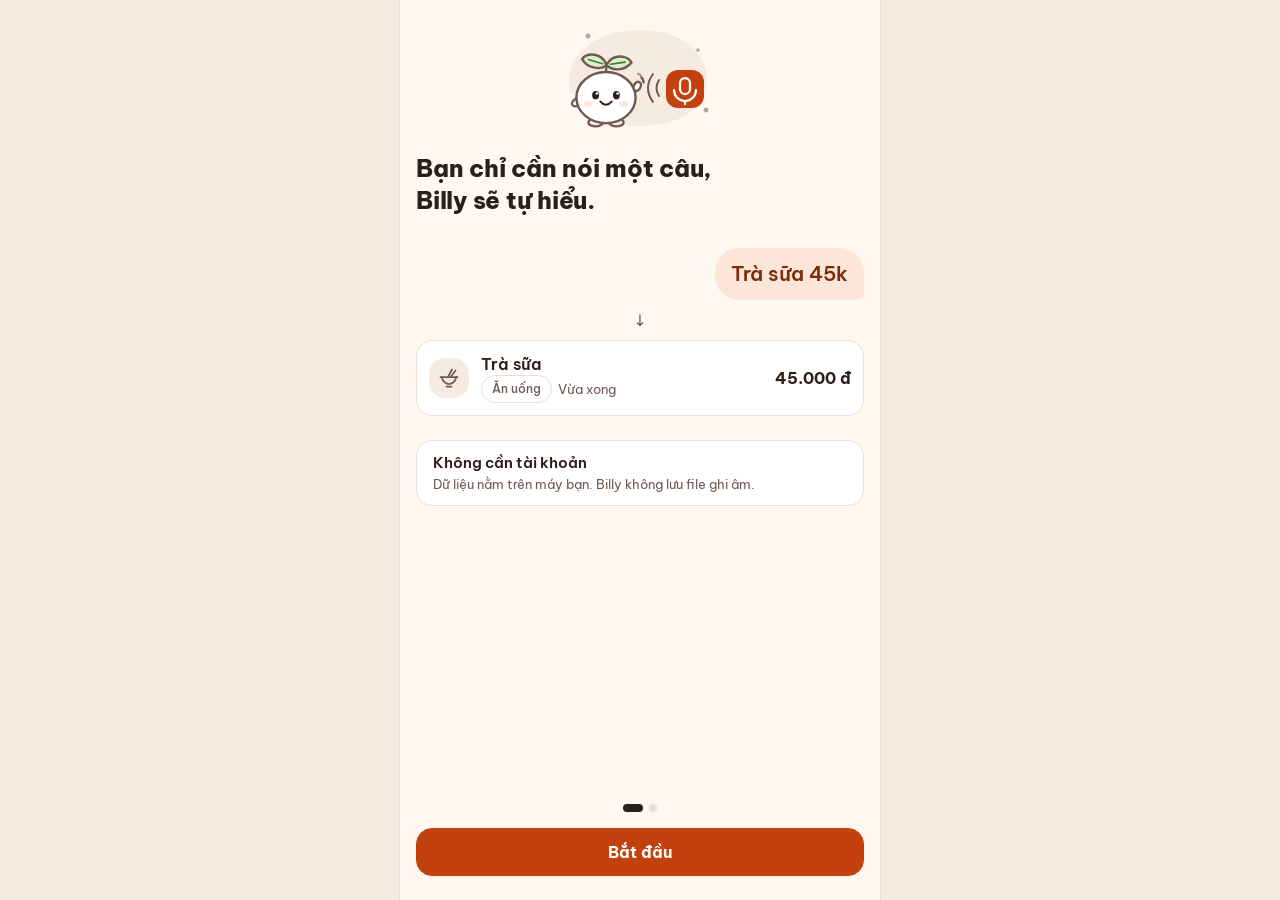
<file: index.html>
<!doctype html>
<html lang="vi">
<head>
<meta charset="utf-8">
<meta name="viewport" content="width=device-width, initial-scale=1, viewport-fit=cover">
<meta name="theme-color" content="#FFF8F1" media="(prefers-color-scheme: light)">
<meta name="theme-color" content="#1A1411" media="(prefers-color-scheme: dark)">
<meta name="color-scheme" content="light dark">
<meta name="mobile-web-app-capable" content="yes">
<meta name="apple-mobile-web-app-capable" content="yes">
<meta name="apple-mobile-web-app-title" content="Billy">
<meta name="description" content="Nói một câu để ghi tiền. Mở app để hiểu tiền.">
<title>BillyVoice</title>
<link rel="manifest" href="manifest.webmanifest">
<link rel="icon" href="img/icon.svg" type="image/svg+xml">
<link rel="apple-touch-icon" href="img/apple-touch-icon.png">
<link rel="stylesheet" href="css/fonts.css">
<link rel="stylesheet" href="css/tokens.css">
<link rel="stylesheet" href="css/components.css">
<link rel="stylesheet" href="css/motion.css">
<link rel="stylesheet" href="css/app.css">
</head>
<body>
<!-- Biểu tượng và hình minh họa (sprite) được tools/build-app.ps1 chèn vào giữa hai dấu dưới đây. Không sửa tay. -->
<!--SPRITE:START-->
<svg xmlns="http://www.w3.org/2000/svg" style="display:none" aria-hidden="true">
  <!--
    Bộ biểu tượng nhóm chi tiêu của BillyVoice (D20).
    - Khung 24 × 24, nét 1.75, đầu nét tròn, màu theo chữ (currentColor). Kiểu nét và kích thước đặt trong components.css (.bv-icon).
    - Mọi biểu tượng chỉ để trang trí: luôn đi kèm tên nhóm bằng chữ, đặt aria-hidden="true".
    - Dùng: <svg class="bv-icon" aria-hidden="true" focusable="false"><use href="#bv-i-food"/></svg>
    - Khi build, tách file này ra và gọi: <use href="icons.svg#bv-i-food"/>
  -->

  <!-- ===== Nhóm mặc định ===== -->
  <symbol id="bv-i-food" viewBox="0 0 24 24"><path d="M3.5 11h17"/><path d="M5 11a7 7 0 0 0 14 0"/><path d="M9.5 20.5h5"/><path d="M15 3.5 11.5 10"/><path d="M18.5 4.5 14.5 10"/></symbol>
  <symbol id="bv-i-scooter" viewBox="0 0 24 24"><circle cx="5.5" cy="17.5" r="2.8"/><circle cx="18.5" cy="17.5" r="2.8"/><path d="M3.5 11.5h7.5l1.5 6h3.4"/><path d="M15.4 17.5l-1.4-7.5"/><path d="M12.8 10h3.4"/></symbol>
  <symbol id="bv-i-bag" viewBox="0 0 24 24"><path d="M5 8h14l-1 12H6z"/><path d="M9 8V6.5a3 3 0 0 1 6 0V8"/></symbol>
  <symbol id="bv-i-sparkle" viewBox="0 0 24 24"><path d="M10.5 3.5l1.8 5.2L17.5 10.5l-5.2 1.8-1.8 5.2-1.8-5.2L3.5 10.5l5.2-1.8z"/><path d="M18 15l.8 2.2L21 18l-2.2.8L18 21l-.8-2.2L15 18l2.2-.8z"/></symbol>
  <symbol id="bv-i-health" viewBox="0 0 24 24"><path d="M12 20s-7.5-4.6-7.5-10.2A4.3 4.3 0 0 1 12 7.3a4.3 4.3 0 0 1 7.5 2.5C19.5 15.4 12 20 12 20z"/><path d="M12 10v4"/><path d="M10 12h4"/></symbol>
  <symbol id="bv-i-family" viewBox="0 0 24 24"><circle cx="9" cy="8" r="3"/><path d="M3.5 20a5.5 5.5 0 0 1 11 0"/><circle cx="17.5" cy="10" r="2.2"/><path d="M15.5 20a3.7 3.7 0 0 1 6 0"/></symbol>
  <symbol id="bv-i-home" viewBox="0 0 24 24"><path d="M3.5 11 12 4l8.5 7"/><path d="M6 9.5V20h12V9.5"/><path d="M10 20v-5h4v5"/></symbol>
  <symbol id="bv-i-book" viewBox="0 0 24 24"><path d="M12 6.5V20"/><path d="M12 6.5C10 5 7 4.5 4 4.5V18c3 0 6 .5 8 2 2-1.5 5-2 8-2V4.5c-3 0-6 .5-8 2z"/></symbol>
  <symbol id="bv-i-briefcase" viewBox="0 0 24 24"><rect x="3" y="8" width="18" height="12" rx="2"/><path d="M9 8V6.5A1.5 1.5 0 0 1 10.5 5h3A1.5 1.5 0 0 1 15 6.5V8"/><path d="M3 13.5h18"/></symbol>
  <symbol id="bv-i-ticket" viewBox="0 0 24 24"><path d="M4 8a2 2 0 0 1 2-2h12a2 2 0 0 1 2 2v2a2 2 0 0 0 0 4v2a2 2 0 0 1-2 2H6a2 2 0 0 1-2-2v-2a2 2 0 0 0 0-4z"/><path d="M14 6.5v2M14 11v2M14 15.5v2"/></symbol>
  <symbol id="bv-i-dots" viewBox="0 0 24 24"><circle cx="6" cy="12" r="1.4" fill="currentColor" stroke="none"/><circle cx="12" cy="12" r="1.4" fill="currentColor" stroke="none"/><circle cx="18" cy="12" r="1.4" fill="currentColor" stroke="none"/></symbol>
  <symbol id="bv-i-unknown" viewBox="0 0 24 24"><circle cx="12" cy="12" r="9" stroke-dasharray="3 3"/><path d="M9.6 9.6a2.5 2.5 0 1 1 3.6 2.2c-.8.4-1.2 1-1.2 1.8"/><circle cx="12" cy="16.6" r=".9" fill="currentColor" stroke="none"/></symbol>

  <!-- ===== Điều hướng và hành động (không dùng làm biểu tượng nhóm) ===== -->
  <symbol id="bv-i-nav-today" viewBox="0 0 24 24"><rect x="4" y="5" width="16" height="15" rx="3"/><path d="M4 10h16M8 3v4M16 3v4"/><circle cx="12" cy="15" r="1.6" fill="currentColor" stroke="none"/></symbol>
  <symbol id="bv-i-nav-week" viewBox="0 0 24 24"><rect x="4" y="5" width="16" height="15" rx="3"/><path d="M4 10h16M8 3v4M16 3v4"/><path d="M8 14h8M8 17h5"/></symbol>
  <symbol id="bv-i-nav-month" viewBox="0 0 24 24"><rect x="4" y="5" width="16" height="15" rx="3"/><path d="M4 10h16M8 3v4M16 3v4"/><circle cx="8.5" cy="14" r="1" fill="currentColor" stroke="none"/><circle cx="12" cy="14" r="1" fill="currentColor" stroke="none"/><circle cx="15.5" cy="14" r="1" fill="currentColor" stroke="none"/><circle cx="8.5" cy="17.2" r="1" fill="currentColor" stroke="none"/><circle cx="12" cy="17.2" r="1" fill="currentColor" stroke="none"/></symbol>
  <symbol id="bv-i-nav-settings" viewBox="0 0 24 24"><path d="M4 7h7.8M16.2 7H20M4 12h3.8M12.2 12H20M4 17h9.8M18.2 17H20"/><circle cx="14" cy="7" r="2.2"/><circle cx="10" cy="12" r="2.2"/><circle cx="16" cy="17" r="2.2"/></symbol>
  <symbol id="bv-i-mic" viewBox="0 0 24 24"><rect x="9" y="3" width="6" height="11" rx="3"/><path d="M5.5 11a6.5 6.5 0 0 0 13 0M12 17.5V21M9 21h6"/></symbol>
  <symbol id="bv-i-mic-off" viewBox="0 0 24 24"><rect x="9" y="3" width="6" height="11" rx="3"/><path d="M5.5 11a6.5 6.5 0 0 0 13 0M12 17.5V21M9 21h6"/><path d="M4 4l16 16"/></symbol>
  <symbol id="bv-i-send" viewBox="0 0 24 24"><path d="M12 19V5M6 11l6-6 6 6"/></symbol>

  <!-- ===== Loại giao dịch không phải tiền tiêu (đầu dòng khoản khi không có nhóm) ===== -->
  <symbol id="bv-i-t-income" viewBox="0 0 24 24"><path d="M12 4v11M7 11l5 5 5-5M5 20h14"/></symbol>
  <symbol id="bv-i-t-transfer" viewBox="0 0 24 24"><path d="M4 8h14M14 4l4 4-4 4M20 16H6M10 12l-4 4 4 4"/></symbol>
  <symbol id="bv-i-t-loan" viewBox="0 0 24 24"><path d="M7 17 17 7M9 7h8v8"/></symbol>
  <symbol id="bv-i-t-repaid" viewBox="0 0 24 24"><path d="M17 7 7 17M15 17H7V9"/></symbol>
  <symbol id="bv-i-t-refund" viewBox="0 0 24 24"><path d="M9 14 4 9l5-5"/><path d="M4 9h10a6 6 0 0 1 0 12h-3"/></symbol>
  <symbol id="bv-i-t-group" viewBox="0 0 24 24"><circle cx="9" cy="12" r="5"/><circle cx="15" cy="12" r="5"/></symbol>

  <!-- ===== Biểu tượng thêm, cho nhóm do người dùng tạo ===== -->
  <symbol id="bv-i-paw" viewBox="0 0 24 24"><path d="M8.5 17c0-2.5 1.7-4 3.5-4s3.5 1.5 3.5 4c0 1.7-1.4 2.5-3.5 2.5S8.5 18.7 8.5 17z"/><circle cx="6" cy="12" r="1.6"/><circle cx="9.5" cy="7.8" r="1.7"/><circle cx="14.5" cy="7.8" r="1.7"/><circle cx="18" cy="12" r="1.6"/></symbol>
  <symbol id="bv-i-star" viewBox="0 0 24 24"><path d="M12 3.5l2.6 5.3 5.9.9-4.3 4.1 1 5.8L12 16.8l-5.2 2.8 1-5.8L3.5 9.7l5.9-.9z"/></symbol>
  <symbol id="bv-i-gift" viewBox="0 0 24 24"><rect x="4" y="11" width="16" height="9" rx="1.5"/><path d="M3 7.5h18V11H3z"/><path d="M12 7.5V20"/><path d="M12 7.5C10.5 4 7 4.8 8 7M12 7.5c1.5-3.5 5-2.7 4 -.5"/></symbol>
  <symbol id="bv-i-plane" viewBox="0 0 24 24"><path d="M21 4 3 11l7 3 3 7z"/><path d="M21 4 10 14"/></symbol>
  <symbol id="bv-i-coffee" viewBox="0 0 24 24"><path d="M5 9h11v6a4 4 0 0 1-4 4H9a4 4 0 0 1-4-4z"/><path d="M16 10h1.5a2.5 2.5 0 0 1 0 5H16"/><path d="M8.5 3.5c-.8 1 .8 2 0 3M12.5 3.5c-.8 1 .8 2 0 3"/></symbol>
  <symbol id="bv-i-phone" viewBox="0 0 24 24"><rect x="7" y="2.5" width="10" height="19" rx="2.5"/><path d="M10.5 18.5h3"/></symbol>
  <symbol id="bv-i-heart" viewBox="0 0 24 24"><path d="M12 20s-7.5-4.6-7.5-10.2A4.3 4.3 0 0 1 12 7.3a4.3 4.3 0 0 1 7.5 2.5C19.5 15.4 12 20 12 20z"/></symbol>
  <symbol id="bv-i-leaf" viewBox="0 0 24 24"><path d="M5 19C5 10 10 5 20 4c0 10-5 15-13 15"/><path d="M5 19l8-8"/></symbol>
  <symbol id="bv-i-dumbbell" viewBox="0 0 24 24"><path d="M6.5 8v8M17.5 8v8M3.5 10v4M20.5 10v4M6.5 12h11"/></symbol>
  <symbol id="bv-i-camera" viewBox="0 0 24 24"><rect x="3" y="7" width="18" height="12" rx="2.5"/><circle cx="12" cy="13" r="3.2"/><path d="M8.5 7l1.2-2h4.6l1.2 2"/></symbol>
</svg>

<svg xmlns="http://www.w3.org/2000/svg" style="display:none" aria-hidden="true">
  <!--
    Bộ hình minh họa của BillyVoice (D27, D28, D29). Khác icons.svg: lớn hơn, nhiều lớp màu, nhưng vẫn nhẹ.
    - LINH VẬT: Billy là chú LÁ MẦM tròn xoe (thân tròn, hai lá non trên đầu, hai chân nhỏ). Khung 100 × 100.
      Thân (#bv-billy-base) và lá (#bv-billy-leaves) dùng chung; mỗi biểu cảm là một symbol riêng ghép thân + lá + mặt + tay:
        #bv-billy          Vui (mặc định)        #bv-billy-wave    Vẫy tay chào
        #bv-billy-listen   Lắng nghe             #bv-billy-think   Suy nghĩ
        #bv-billy-wow      Ngạc nhiên            #bv-billy-sleepy  Buồn ngủ
        #bv-billy-cheer    Hoan hô               #bv-billy-unsure  Chưa chắc
      Đặt vào cảnh bằng <use href="#bv-billy-wave" x y width height/>. Sửa thân hoặc lá một chỗ là mọi biểu cảm cùng đổi.
    - Cảnh: khung 160 × 120. Hiển thị bằng lớp .bv-ill (160 × 120) hoặc .bv-ill--sm (120 × 90) trong components.css.
    - Mọi màu lấy từ tokens.css qua var(--bv-…), nên tự đổi theo bản sáng / tối. KHÔNG viết mã màu trực tiếp (kể cả #hex).
      Lá dùng --bv-leaf / --bv-leaf-soft (chỉ để trang trí, không mang nghĩa Thu / Chi, D29).
    - Màu nhấn (--bv-primary) CHỈ dành cho nút MIC trong cảnh, đúng quy tắc D18. Billy không dùng màu nhấn. Màn lỗi không dùng Billy.
    - Không có chữ trong hình (không phụ thuộc font, không phải dịch).
    - Chỉ để trang trí: luôn đặt aria-hidden="true" focusable="false"; chữ của màn hình đã nói đủ ý.
    - Dùng: <svg class="bv-ill" aria-hidden="true" focusable="false"><use href="#bv-ill-welcome"/></svg>
    - Khi build, tách file này ra và gọi: <use href="illustrations.svg#bv-ill-welcome"/>
    - Nét: màu chữ phụ (muted), dày 2 (Billy dày 3 trong khung 100); khối phụ dùng soft / surface / tint / leaf-soft.
  -->

  <!-- ===== Linh vật Billy: bộ phận dùng chung ===== -->
  <symbol id="bv-billy-base" viewBox="0 0 100 100">
    <g style="stroke:var(--bv-muted);stroke-width:3;stroke-linecap:round;stroke-linejoin:round;fill:none">
      <ellipse style="fill:var(--bv-soft)" cx="37" cy="93" rx="9" ry="5"/>
      <ellipse style="fill:var(--bv-soft)" cx="63" cy="93" rx="9" ry="5"/>
      <ellipse style="fill:var(--bv-surface)" cx="50" cy="62" rx="37" ry="32"/>
    </g>
    <g style="fill:var(--bv-tint)"><ellipse cx="28" cy="70" rx="5.5" ry="3.4"/><ellipse cx="72" cy="70" rx="5.5" ry="3.4"/></g>
  </symbol>
  <symbol id="bv-billy-leaves" viewBox="0 0 100 100">
    <g style="stroke:var(--bv-muted);stroke-width:3;stroke-linecap:round;stroke-linejoin:round;fill:none">
      <path d="M50 34C50 28 50 23 50 19"/>
      <path style="fill:var(--bv-leaf-soft)" d="M50 21C43 6 25 7 19 16C27 28 44 28 50 21z"/>
      <path style="fill:var(--bv-leaf-soft)" d="M50 21C57 6 75 7 81 16C73 28 56 28 50 21z"/>
    </g>
    <g style="fill:none;stroke:var(--bv-leaf);stroke-width:2;stroke-linecap:round"><path d="M45 20Q35 18 27 16"/><path d="M55 20Q65 18 73 16"/></g>
  </symbol>

  <!-- ===== Biểu cảm của Billy ===== -->
  <!-- Vui (mặc định) -->
  <symbol id="bv-billy" viewBox="0 0 100 100">
    <g style="stroke:var(--bv-muted);stroke-width:3;stroke-linecap:round;fill:var(--bv-surface)">
      <ellipse cx="13" cy="68" rx="6" ry="4.2" transform="rotate(-35 13 68)"/><ellipse cx="87" cy="68" rx="6" ry="4.2" transform="rotate(35 87 68)"/>
    </g>
    <g class="bv-m-leaves"><use href="#bv-billy-leaves" width="100" height="100"/></g>
    <use href="#bv-billy-base" width="100" height="100"/>
    <g class="bv-m-eyes"><g style="fill:var(--bv-text)"><ellipse cx="37" cy="59" rx="4.3" ry="5.2"/><ellipse cx="63" cy="59" rx="4.3" ry="5.2"/></g><g style="fill:var(--bv-surface)"><circle cx="38.6" cy="56.8" r="1.6"/><circle cx="64.6" cy="56.8" r="1.6"/></g></g>
    <path style="fill:none;stroke:var(--bv-text);stroke-width:2.5;stroke-linecap:round" d="M44 68q6 6 12 0"/>
  </symbol>

  <!-- Vẫy tay chào -->
  <symbol id="bv-billy-wave" viewBox="0 0 100 100">
    <g style="stroke:var(--bv-muted);stroke-width:3;stroke-linecap:round;fill:var(--bv-surface)">
      <ellipse cx="13" cy="68" rx="6" ry="4.2" transform="rotate(-35 13 68)"/><g class="bv-m-wave"><ellipse cx="89" cy="48" rx="6" ry="4.2" transform="rotate(-65 89 48)"/></g>
    </g>
    <g style="fill:none;stroke:var(--bv-muted);stroke-width:2.5;stroke-linecap:round"><path d="M94 37q3 2 3 6"/><path d="M90 32q6 3 7 11" style="opacity:.6"/></g>
    <g class="bv-m-leaves"><use href="#bv-billy-leaves" width="100" height="100" transform="rotate(4 50 30)"/></g>
    <use href="#bv-billy-base" width="100" height="100"/>
    <g class="bv-m-eyes"><g style="fill:var(--bv-text)"><ellipse cx="37" cy="59" rx="4.3" ry="5.2"/><ellipse cx="63" cy="59" rx="4.3" ry="5.2"/></g><g style="fill:var(--bv-surface)"><circle cx="38.6" cy="56.8" r="1.6"/><circle cx="64.6" cy="56.8" r="1.6"/></g></g>
    <path style="fill:none;stroke:var(--bv-text);stroke-width:2.5;stroke-linecap:round" d="M43 67q7 8 14 0"/>
  </symbol>

  <!-- Lắng nghe: mắt to, miệng tròn, nghiêng đầu, tay khum bên tai -->
  <symbol id="bv-billy-listen" viewBox="0 0 100 100">
    <g style="stroke:var(--bv-muted);stroke-width:3;stroke-linecap:round;fill:var(--bv-surface)">
      <ellipse cx="13" cy="68" rx="6" ry="4.2" transform="rotate(-35 13 68)"/><ellipse cx="90" cy="50" rx="6" ry="4.2" transform="rotate(-80 90 50)"/>
    </g>
    <g style="fill:none;stroke:var(--bv-muted);stroke-width:2.5;stroke-linecap:round"><path d="M96 56q3 4 0 8"/></g>
    <g class="bv-m-leaves"><use href="#bv-billy-leaves" width="100" height="100" transform="rotate(9 50 30)"/></g>
    <use href="#bv-billy-base" width="100" height="100"/>
    <g style="fill:var(--bv-text)"><ellipse cx="50" cy="70" rx="3.2" ry="3.8"/></g>
    <g class="bv-m-eyes"><g style="fill:var(--bv-text)"><ellipse cx="37" cy="58" rx="5.2" ry="6.2"/><ellipse cx="63" cy="58" rx="5.2" ry="6.2"/></g><g style="fill:var(--bv-surface)"><circle cx="39" cy="55.5" r="1.9"/><circle cx="65" cy="55.5" r="1.9"/></g></g>
  </symbol>

  <!-- Suy nghĩ: nhìn lên, miệng phẳng, tay chống cằm, bong bóng nghĩ -->
  <symbol id="bv-billy-think" viewBox="0 0 100 100">
    <g style="stroke:var(--bv-muted);stroke-width:3;stroke-linecap:round;fill:var(--bv-surface)">
      <ellipse cx="13" cy="68" rx="6" ry="4.2" transform="rotate(-35 13 68)"/>
    </g>
    <g class="bv-m-dots" style="fill:var(--bv-muted);opacity:.55"><circle cx="82" cy="30" r="2"/><circle cx="88" cy="21" r="3"/><circle cx="95" cy="9" r="4.5"/></g>
    <g class="bv-m-leaves"><use href="#bv-billy-leaves" width="100" height="100" transform="rotate(-8 50 30)"/></g>
    <use href="#bv-billy-base" width="100" height="100"/>
    <g class="bv-m-eyes"><g style="fill:var(--bv-text)"><ellipse cx="39" cy="57" rx="4.3" ry="5.2"/><ellipse cx="65" cy="57" rx="4.3" ry="5.2"/></g><g style="fill:var(--bv-surface)"><circle cx="41" cy="54.6" r="1.8"/><circle cx="67" cy="54.6" r="1.8"/></g></g>
    <path style="fill:none;stroke:var(--bv-text);stroke-width:2.5;stroke-linecap:round" d="M46 70h9"/>
    <g style="stroke:var(--bv-muted);stroke-width:3;stroke-linecap:round;fill:var(--bv-surface)"><ellipse cx="66" cy="80" rx="6" ry="4.2" transform="rotate(-20 66 80)"/></g>
  </symbol>

  <!-- Ngạc nhiên: mắt to, lông mày nhướn, miệng há, hai tay giơ lên -->
  <symbol id="bv-billy-wow" viewBox="0 0 100 100">
    <g style="stroke:var(--bv-muted);stroke-width:3;stroke-linecap:round;fill:var(--bv-surface)">
      <ellipse cx="10" cy="52" rx="6" ry="4.2" transform="rotate(-60 10 52)"/><ellipse cx="90" cy="52" rx="6" ry="4.2" transform="rotate(60 90 52)"/>
    </g>
    <g style="fill:none;stroke:var(--bv-muted);stroke-width:2.5;stroke-linecap:round"><path d="M4 38l4 3"/><path d="M96 38l-4 3"/><path d="M50 4v5" style="stroke:var(--bv-leaf)"/></g>
    <g class="bv-m-leaves"><use href="#bv-billy-leaves" width="100" height="100"/></g>
    <use href="#bv-billy-base" width="100" height="100"/>
    <g style="fill:none;stroke:var(--bv-text);stroke-width:2.5;stroke-linecap:round"><path d="M30 47q7-5 14 0"/><path d="M56 47q7-5 14 0"/></g>
    <g style="fill:var(--bv-text)"><ellipse cx="50" cy="72" rx="4.6" ry="5.6"/></g>
    <g class="bv-m-eyes"><g style="fill:var(--bv-text)"><ellipse cx="37" cy="59" rx="5.4" ry="6.4"/><ellipse cx="63" cy="59" rx="5.4" ry="6.4"/></g><g style="fill:var(--bv-surface)"><circle cx="39" cy="56.4" r="2"/><circle cx="65" cy="56.4" r="2"/></g></g>
  </symbol>

  <!-- Buồn ngủ: mắt nhắm, lá rủ xuống -->
  <symbol id="bv-billy-sleepy" viewBox="0 0 100 100">
    <g style="stroke:var(--bv-muted);stroke-width:3;stroke-linecap:round;fill:var(--bv-surface)">
      <ellipse cx="13" cy="70" rx="6" ry="4.2" transform="rotate(-25 13 70)"/><ellipse cx="87" cy="70" rx="6" ry="4.2" transform="rotate(25 87 70)"/>
    </g>
    <g class="bv-m-leaves"><use href="#bv-billy-leaves" width="100" height="100" transform="rotate(-16 50 32) translate(0 3)"/></g>
    <use href="#bv-billy-base" width="100" height="100"/>
    <g style="fill:none;stroke:var(--bv-text);stroke-width:2.5;stroke-linecap:round"><path d="M31 61q6 5 12 0"/><path d="M57 61q6 5 12 0"/><path d="M46 70q4 3 8 0"/></g>
    <g style="fill:var(--bv-muted);opacity:.55"><circle cx="82" cy="30" r="2"/><circle cx="89" cy="22" r="2.6"/></g>
  </symbol>

  <!-- Hoan hô: mắt cười, miệng mở, hai tay giơ cao, lấp lánh -->
  <symbol id="bv-billy-cheer" viewBox="0 0 100 100">
    <g style="stroke:var(--bv-muted);stroke-width:3;stroke-linecap:round;fill:var(--bv-surface)">
      <ellipse cx="9" cy="46" rx="6" ry="4.2" transform="rotate(-72 9 46)"/><ellipse cx="91" cy="46" rx="6" ry="4.2" transform="rotate(72 91 46)"/>
    </g>
    <g style="fill:none;stroke:var(--bv-leaf);stroke-width:2.5;stroke-linecap:round"><path d="M10 22h8M14 18v8"/><path d="M82 18h8M86 14v8"/><path d="M92 74h6M95 71v6"/></g>
    <g class="bv-m-leaves"><use href="#bv-billy-leaves" width="100" height="100"/></g>
    <use href="#bv-billy-base" width="100" height="100"/>
    <g style="fill:none;stroke:var(--bv-text);stroke-width:2.8;stroke-linecap:round"><path d="M31 61q6-8 12 0"/><path d="M57 61q6-8 12 0"/></g>
    <path style="fill:var(--bv-text)" d="M42 67q8 13 16 0z"/>
    <ellipse style="fill:var(--bv-tint)" cx="50" cy="73" rx="3.6" ry="2"/>
  </symbol>

  <!-- Chưa chắc: một lông mày nhướn, miệng lượn, giọt mồ hôi -->
  <symbol id="bv-billy-unsure" viewBox="0 0 100 100">
    <g style="stroke:var(--bv-muted);stroke-width:3;stroke-linecap:round;fill:var(--bv-surface)">
      <ellipse cx="13" cy="68" rx="6" ry="4.2" transform="rotate(-35 13 68)"/><ellipse cx="87" cy="68" rx="6" ry="4.2" transform="rotate(35 87 68)"/>
    </g>
    <g class="bv-m-leaves"><use href="#bv-billy-leaves" width="100" height="100" transform="rotate(6 50 30)"/></g>
    <use href="#bv-billy-base" width="100" height="100"/>
    <g style="fill:none;stroke:var(--bv-text);stroke-width:2.5;stroke-linecap:round"><path d="M30 46q7-5 14-1"/><path d="M57 48h12"/><path d="M43 70q3-3 6 0t6 0"/></g>
    <g class="bv-m-eyes"><g style="fill:var(--bv-text)"><ellipse cx="37" cy="59" rx="4.3" ry="5.2"/><ellipse cx="63" cy="59" rx="4.3" ry="5.2"/></g><g style="fill:var(--bv-surface)"><circle cx="38.6" cy="56.8" r="1.6"/><circle cx="64.6" cy="56.8" r="1.6"/></g></g>
    <path style="fill:var(--bv-tint);stroke:var(--bv-muted);stroke-width:2;stroke-linejoin:round" d="M80 36q-5 7 0 10q5-3 0-10z"/>
  </symbol>

  <!-- ===== Các cảnh ===== -->

  <!-- S01 · Chào mừng: Billy vẫy chào, nghe bạn nói vào MIC -->
  <symbol id="bv-ill-welcome" viewBox="0 0 160 120">
    <path style="fill:var(--bv-soft)" d="M10 70C4 40 36 14 80 14s72 26 66 56-36 40-66 40S16 100 10 70z"/>
    <use href="#bv-billy-wave" x="6" y="32" width="80" height="80"/>
    <g style="fill:none;stroke:var(--bv-muted);stroke-width:2;stroke-linecap:round">
      <path d="M99 64q-5 8 0 16"/><path d="M93 58q-10 14 0 28"/>
    </g>
    <g style="fill:var(--bv-muted);opacity:.5"><circle cx="28" cy="20" r="2.5"/><circle cx="138" cy="34" r="1.8"/><circle cx="146" cy="94" r="2.5"/></g>
    <rect style="fill:var(--bv-primary)" x="106" y="54" width="38" height="38" rx="12"/>
    <g style="fill:none;stroke:var(--bv-on-primary);stroke-width:2.25;stroke-linecap:round;stroke-linejoin:round">
      <rect x="120" y="62" width="10" height="16" rx="5"/><path d="M114 74a11 11 0 0 0 22 0"/><path d="M125 85v3"/>
    </g>
  </symbol>

  <!-- S04-b, S04-d · Hôm nay chưa có khoản nào: Billy bên trang ghi còn trống + nút MIC -->
  <symbol id="bv-ill-empty-today" viewBox="0 0 160 120">
    <path style="fill:var(--bv-soft)" d="M10 70C4 40 36 14 80 14s72 26 66 56-36 40-66 40S16 100 10 70z"/>
    <use href="#bv-billy" x="2" y="32" width="80" height="80"/>
    <rect style="fill:var(--bv-surface);stroke:var(--bv-muted);stroke-width:2" x="84" y="12" width="62" height="92" rx="12"/>
    <g style="fill:none;stroke:var(--bv-muted);stroke-width:2;stroke-linecap:round;stroke-dasharray:3 5">
      <circle cx="98" cy="34" r="5"/><path d="M110 34h24"/>
      <circle cx="98" cy="54" r="5"/><path d="M110 54h18"/>
      <circle cx="98" cy="74" r="5"/><path d="M110 74h22"/>
    </g>
    <circle style="fill:var(--bv-primary);stroke:var(--bv-surface);stroke-width:3" cx="138" cy="94" r="15"/>
    <g style="fill:none;stroke:var(--bv-on-primary);stroke-width:2;stroke-linecap:round;stroke-linejoin:round">
      <rect x="134" y="85" width="8" height="13" rx="4"/><path d="M130 94a8 8 0 0 0 16 0"/><path d="M138 102v2"/>
    </g>
  </symbol>

  <!-- S13-c · Tuần chưa có khoản nào: Billy nghĩ ngợi nhìn sáu cột còn rỗng -->
  <symbol id="bv-ill-empty-week" viewBox="0 0 160 120">
    <path style="fill:var(--bv-soft)" d="M10 70C4 40 36 14 80 14s72 26 66 56-36 40-66 40S16 100 10 70z"/>
    <use href="#bv-billy-think" x="2" y="32" width="80" height="80"/>
    <g style="fill:var(--bv-surface);stroke:var(--bv-muted);stroke-width:2;stroke-linecap:round;stroke-linejoin:round;stroke-dasharray:3 4">
      <rect x="86" y="78" width="8" height="22" rx="3"/>
      <rect x="97" y="64" width="8" height="36" rx="3"/>
      <rect x="108" y="82" width="8" height="18" rx="3"/>
      <rect x="119" y="52" width="8" height="48" rx="3"/>
      <rect x="130" y="70" width="8" height="30" rx="3"/>
      <rect x="141" y="62" width="8" height="38" rx="3"/>
    </g>
    <path style="fill:none;stroke:var(--bv-muted);stroke-width:2;stroke-linecap:round" d="M82 100h72"/>
    <g style="fill:var(--bv-muted);opacity:.55">
      <circle cx="90" cy="109" r="1.6"/><circle cx="101" cy="109" r="1.6"/><circle cx="112" cy="109" r="1.6"/><circle cx="123" cy="109" r="1.6"/><circle cx="134" cy="109" r="1.6"/><circle cx="145" cy="109" r="1.6"/>
    </g>
  </symbol>

  <!-- S14-c · Tháng chưa có khoản nào: Billy cạnh tờ lịch chưa có dấu -->
  <symbol id="bv-ill-empty-month" viewBox="0 0 160 120">
    <path style="fill:var(--bv-soft)" d="M10 70C4 40 36 14 80 14s72 26 66 56-36 40-66 40S16 100 10 70z"/>
    <use href="#bv-billy" x="2" y="32" width="80" height="80"/>
    <rect style="fill:var(--bv-surface);stroke:var(--bv-muted);stroke-width:2" x="84" y="26" width="64" height="78" rx="11"/>
    <g style="fill:none;stroke:var(--bv-muted);stroke-width:2;stroke-linecap:round">
      <path d="M84 44h64"/><path d="M102 20v11"/><path d="M130 20v11"/>
    </g>
    <g style="fill:var(--bv-muted);opacity:.5">
      <circle cx="97" cy="58" r="2.3"/><circle cx="108" cy="58" r="2.3"/><circle cx="119" cy="58" r="2.3"/><circle cx="130" cy="58" r="2.3"/><circle cx="141" cy="58" r="2.3"/>
      <circle cx="97" cy="72" r="2.3"/><circle cx="108" cy="72" r="2.3"/><circle cx="130" cy="72" r="2.3"/><circle cx="141" cy="72" r="2.3"/>
      <circle cx="97" cy="86" r="2.3"/><circle cx="108" cy="86" r="2.3"/><circle cx="119" cy="86" r="2.3"/><circle cx="130" cy="86" r="2.3"/>
    </g>
    <circle style="fill:none;stroke:var(--bv-muted);stroke-width:2;stroke-dasharray:3 4" cx="119" cy="72" r="7"/>
  </symbol>

  <!-- S03 · Giải thích quyền micro: Billy lắng nghe, chỉ nghe khi bạn chạm MIC -->
  <symbol id="bv-ill-mic-permission" viewBox="0 0 160 120">
    <path style="fill:var(--bv-soft)" d="M10 70C4 40 36 14 80 14s72 26 66 56-36 40-66 40S16 100 10 70z"/>
    <use href="#bv-billy-listen" x="2" y="32" width="80" height="80"/>
    <rect style="fill:var(--bv-surface);stroke:var(--bv-muted);stroke-width:2" x="96" y="8" width="48" height="104" rx="12"/>
    <g style="fill:none;stroke:var(--bv-muted);stroke-width:2;stroke-linecap:round">
      <path d="M111 17h18"/>
      <path style="opacity:.5" d="M106 36h28"/><path style="opacity:.5" d="M106 48h18"/><path style="opacity:.5" d="M106 60h24"/>
      <circle style="stroke-dasharray:3 4" cx="120" cy="90" r="17"/>
    </g>
    <circle style="fill:var(--bv-primary)" cx="120" cy="90" r="10.5"/>
    <g style="fill:none;stroke:var(--bv-on-primary);stroke-width:1.75;stroke-linecap:round;stroke-linejoin:round">
      <rect x="117" y="84" width="6" height="9" rx="3"/><path d="M113 90a7 7 0 0 0 14 0"/><path d="M120 97v2"/>
    </g>
  </symbol>

  <!-- S16-a · Quyền riêng tư và dữ liệu: Billy vui giữ điện thoại có khóa; không lên "mây" -->
  <symbol id="bv-ill-privacy" viewBox="0 0 160 120">
    <path style="fill:var(--bv-soft)" d="M10 70C4 40 36 14 80 14s72 26 66 56-36 40-66 40S16 100 10 70z"/>
    <use href="#bv-billy" x="2" y="32" width="80" height="80"/>
    <g style="fill:none;stroke:var(--bv-muted);stroke-width:2;stroke-linecap:round;stroke-linejoin:round">
      <g transform="translate(40 2)">
        <path style="fill:var(--bv-surface)" d="M24 32h26a9 9 0 0 0 1.5-17.9A13 13 0 0 0 22.6 17 8 8 0 0 0 24 32z"/>
        <path style="stroke:var(--bv-soft);stroke-width:7" d="M20 36L52 10"/>
        <path d="M20 36L52 10"/>
      </g>
      <rect style="fill:var(--bv-surface)" x="94" y="16" width="50" height="92" rx="12"/>
      <path d="M109 25h20"/>
      <circle style="fill:var(--bv-soft)" cx="106" cy="44" r="4"/><path d="M116 44h20"/>
      <circle style="fill:var(--bv-soft)" cx="106" cy="60" r="4"/><path d="M116 60h14"/>
      <circle style="fill:var(--bv-surface)" cx="119" cy="90" r="13"/>
      <rect style="fill:var(--bv-soft)" x="112.5" y="88" width="13" height="9" rx="3"/>
      <path d="M115.5 88v-3a3.5 3.5 0 0 1 7 0v3"/>
    </g>
  </symbol>
</svg>

<!--SPRITE:END-->
<noscript><p style="padding:24px;font-family:system-ui,sans-serif">BillyVoice cần JavaScript để chạy. Bạn bật JavaScript trong trình duyệt rồi mở lại nhé.</p></noscript>
<div class="bv-shell"><div class="bv-app" id="app" aria-live="off"></div></div>
<script src="js/config.js"></script>
<script src="js/microcopy.js"></script>
<script src="js/lib.js"></script>
<script src="js/vn-number.js"></script>
<script src="js/categories.js"></script>
<script src="js/parser.js"></script>
<script src="js/store.js"></script>
<script src="js/speech.js"></script>
<script src="js/motion.js"></script>
<script src="js/app-core.js"></script>
<script src="js/app-views.js"></script>
<script src="js/app-main.js"></script>
</body>
</html>
</file>
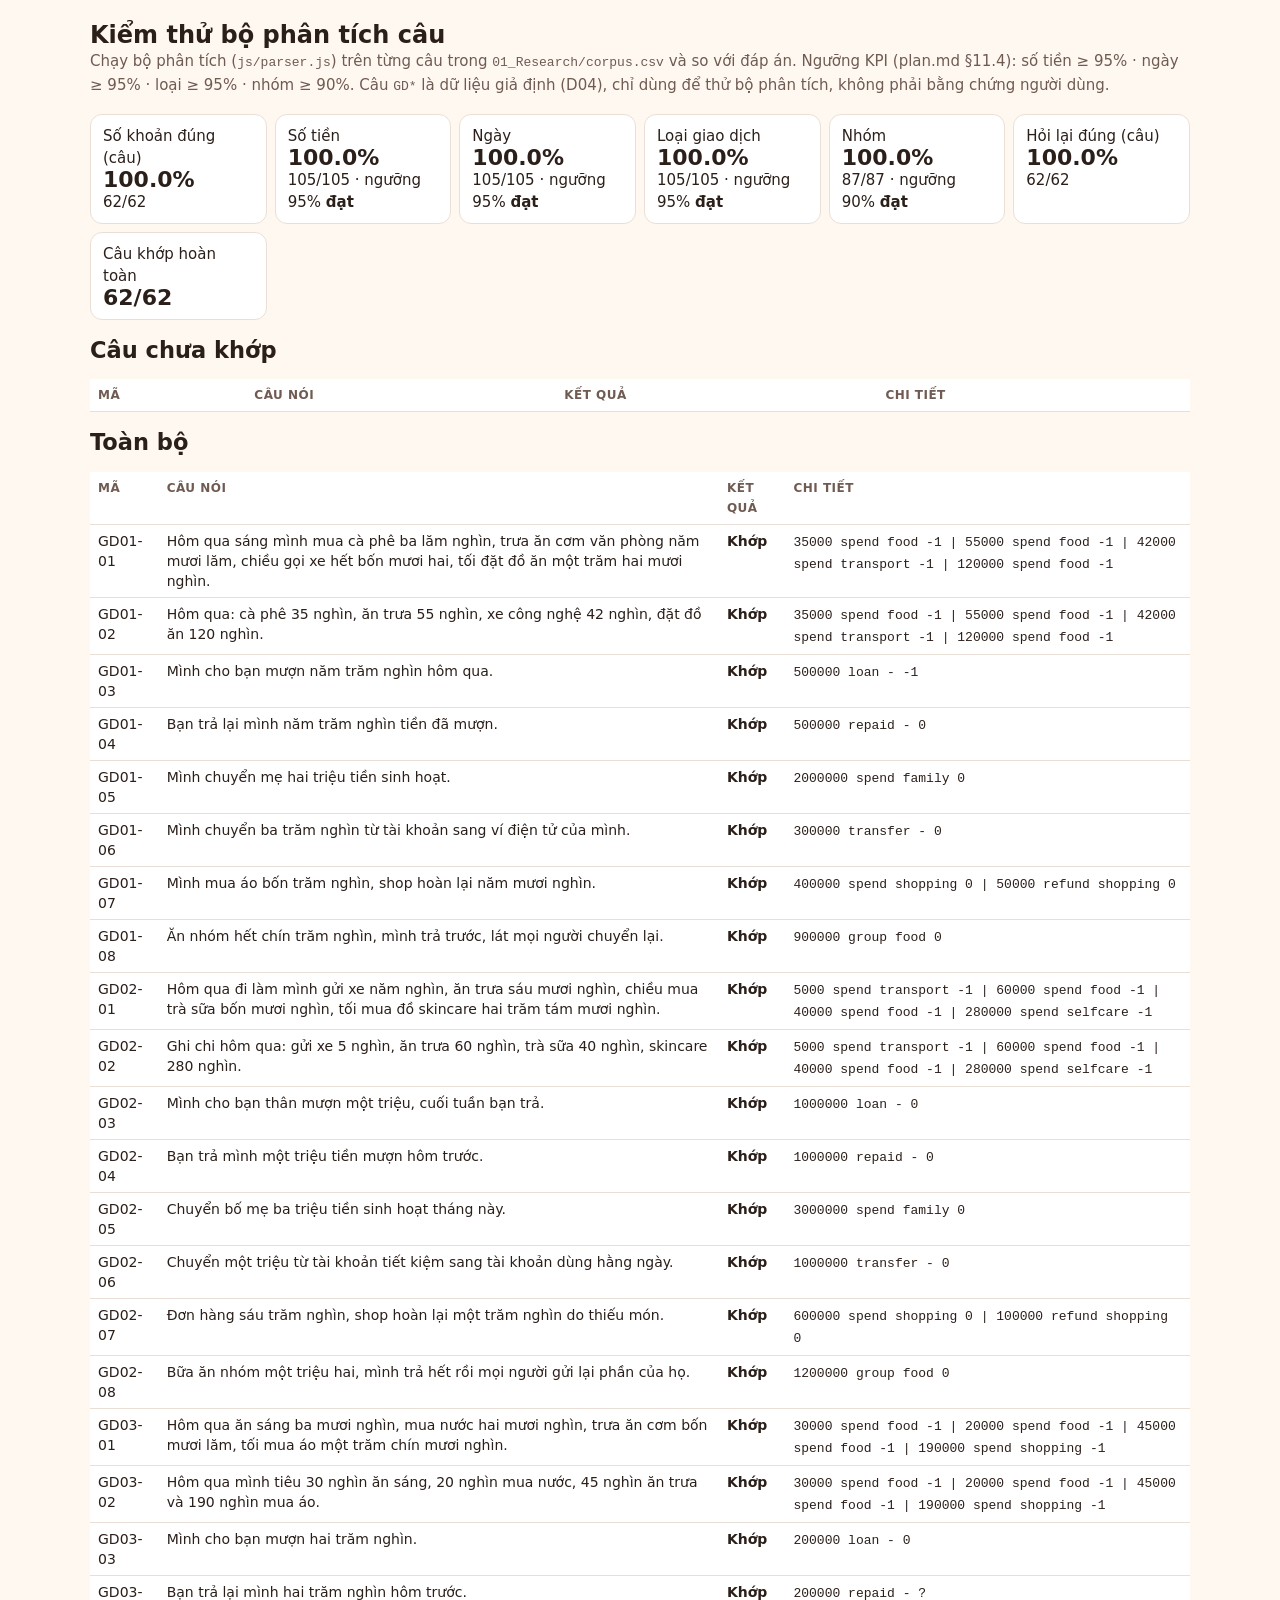
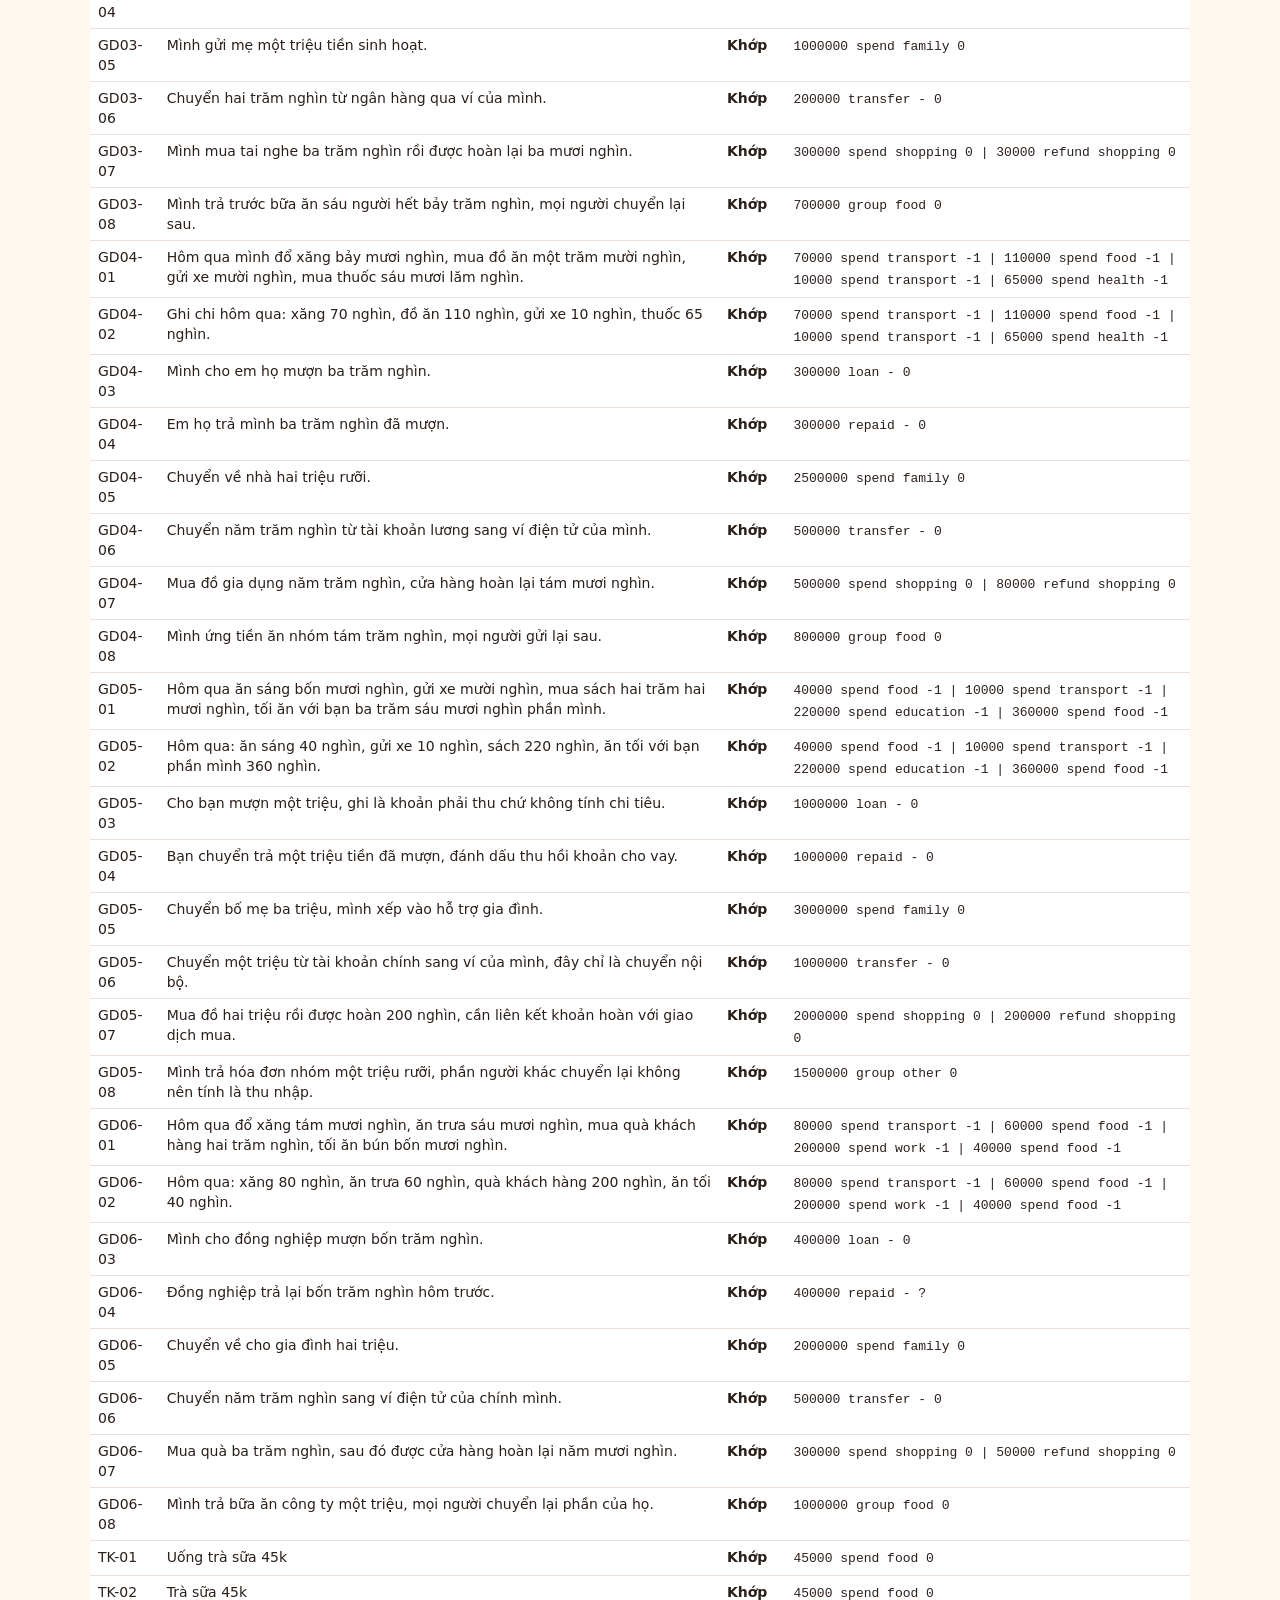
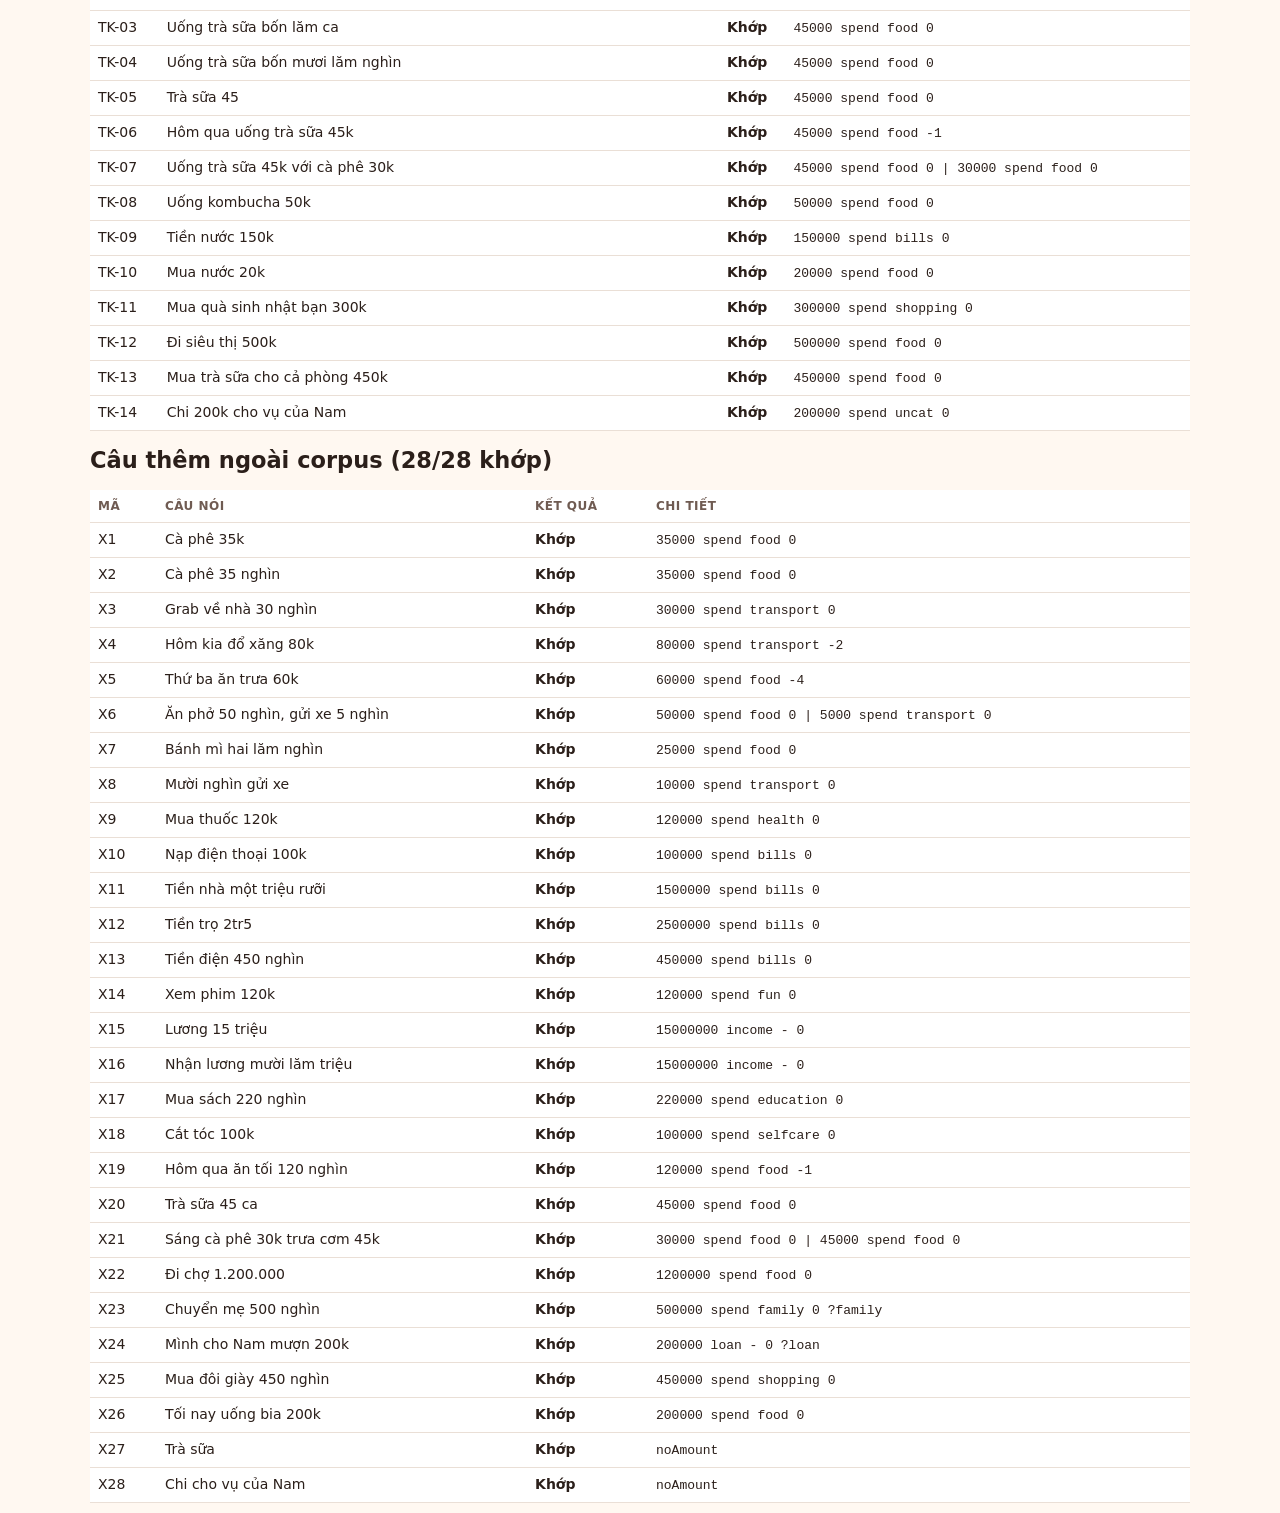
<file: tests/index.html>
<!doctype html>
<html lang="vi">
<head>
<meta charset="utf-8">
<meta name="viewport" content="width=device-width, initial-scale=1">
<title>BillyVoice · Kiểm thử bộ phân tích câu</title>
<style>
  body { font: 15px/22px system-ui, 'Segoe UI', sans-serif; margin: 0; padding: 24px 16px 80px; color: #2b1f1a; background: #fff8f1; }
  .w { max-width: 1100px; margin: 0 auto; }
  h1 { font-size: 24px; margin: 0 0 4px; } p.l { color: #6f5b52; margin: 0 0 16px; }
  table { border-collapse: collapse; width: 100%; background: #fff; } th, td { border-bottom: 1px solid #eadfd6; padding: 6px 8px; text-align: left; vertical-align: top; font-size: 14px; line-height: 20px; }
  th { font-size: 12px; text-transform: uppercase; letter-spacing: .04em; color: #6f5b52; } .ok { font-weight: 700; } .no { color: #8a1c0a; font-weight: 700; } code { font-size: 13px; }
  .sum { display: grid; grid-template-columns: repeat(auto-fit, minmax(170px, 1fr)); gap: 8px; margin: 16px 0; } .sum div { background: #fff; border: 1px solid #eadfd6; border-radius: 12px; padding: 10px 12px; } .sum b { display: block; font-size: 22px; }
</style>
</head>
<body>
<div class="w">
  <h1>Kiểm thử bộ phân tích câu</h1>
  <p class="l">Chạy bộ phân tích (<code>js/parser.js</code>) trên từng câu trong <code>01_Research/corpus.csv</code> và so với đáp án. Ngưỡng KPI (plan.md §11.4): số tiền ≥ 95% · ngày ≥ 95% · loại ≥ 95% · nhóm ≥ 90%. Câu <code>GD*</code> là dữ liệu giả định (D04), chỉ dùng để thử bộ phân tích, không phải bằng chứng người dùng.</p>
  <div class="sum" id="sum"></div>
  <h2>Câu chưa khớp</h2>
  <table id="fails"></table>
  <h2>Toàn bộ</h2>
  <table id="all"></table>
</div>
<script src="../js/vn-number.js"></script>
<script src="../js/categories.js"></script>
<script src="../js/parser.js"></script>
<script src="corpus-data.js"></script>
<script>
const NAME = {}; BV_DEFAULT_GROUPS.forEach(g => { NAME[g[0]] = g[1]; });
const TYPE = {spend: 'chi_tieu', income: 'thu_nhap', loan: 'cho_vay', repaid: 'thu_no', transfer: 'chuyen_noi_bo', refund: 'hoan_tien', group: 'chi_ho'};
const today = new Date(2026, 9, 17);   /* Thứ Bảy 17/10/2026, như các tài liệu */
const M = {khoan: [0, 0], tien: [0, 0], ngay: [0, 0], loai: [0, 0], nhom: [0, 0], hoi: [0, 0]};
const tick = (k, ok) => { M[k][1]++; if (ok) M[k][0]++; };
const rows = [], fails = [];
BV_CORPUS.forEach(r => {
  const res = BVParse.parse(r.cau_noi, {today}); const its = res.kind === 'ok' ? res.items : [];
  const bad = [];
  const okK = its.length === r.so_khoan; tick('khoan', okK); if (!okK) bad.push('số khoản ' + its.length + '/' + r.so_khoan);
  for (let i = 0; i < r.so_khoan; i++) {
    const it = its[i]; const eT = r.loai[i], eN = r.ngay[i], eC = r.danh_muc[i];
    const aAmt = it ? it.amount : null; const okA = aAmt === r.so_tien[i]; tick('tien', okA); if (!okA) bad.push('tiền #' + (i + 1) + ' ' + aAmt + '/' + r.so_tien[i]);
    const aN = it ? (it.dateUnsure ? '?' : 'D' + it.date) : null; const okN = aN === eN; tick('ngay', okN); if (!okN) bad.push('ngày #' + (i + 1) + ' ' + aN + '/' + eN);
    const aT = it ? TYPE[it.type] : null; const okT = aT === eT; tick('loai', okT); if (!okT) bad.push('loại #' + (i + 1) + ' ' + aT + '/' + eT);
    if (['chi_tieu', 'hoan_tien', 'chi_ho'].includes(eT)) {
      let aC = it ? (it.ask && it.ask.kind === 'category' ? '?' : NAME[it.group] || it.group) : null; const okC = aC === eC; tick('nhom', okC); if (!okC) bad.push('nhóm #' + (i + 1) + ' ' + aC + '/' + eC);
    }
  }
  const aH = its.some(x => x.ask) ? 'CO' : 'KHONG'; const okH = aH === r.hoi_lai; tick('hoi', okH); if (!okH) bad.push('hỏi lại ' + aH + '/' + r.hoi_lai);
  const row = {id: r.id, cau: r.cau_noi, ok: bad.length === 0, bad, got: its.map(x => x.amount + ' ' + x.type + ' ' + (x.group || '-') + ' ' + (x.dateUnsure ? '?' : x.date)).join(' | ')};
  rows.push(row); if (!row.ok) fails.push(row);
});
const pct = k => (M[k][1] ? Math.round(M[k][0] / M[k][1] * 1000) / 10 : 0);
const TH = {tien: 95, ngay: 95, loai: 95, nhom: 90};
document.getElementById('sum').innerHTML = [['khoan', 'Số khoản đúng (câu)', null], ['tien', 'Số tiền', 95], ['ngay', 'Ngày', 95], ['loai', 'Loại giao dịch', 95], ['nhom', 'Nhóm', 90], ['hoi', 'Hỏi lại đúng (câu)', null]].map(x => `<div>${x[1]}<b>${pct(x[0]).toFixed(1)}%</b>${M[x[0]][0]}/${M[x[0]][1]}${x[2] ? ' · ngưỡng ' + x[2] + '% ' + (pct(x[0]) >= x[2] ? '<span class="ok">đạt</span>' : '<span class="no">chưa đạt</span>') : ''}</div>`).join('') + `<div>Câu khớp hoàn toàn<b>${rows.filter(r => r.ok).length}/${rows.length}</b></div>`;
const tbl = (el, list) => { document.getElementById(el).innerHTML = '<tr><th>Mã</th><th>Câu nói</th><th>Kết quả</th><th>Chi tiết</th></tr>' + list.map(r => `<tr><td>${r.id}</td><td>${r.cau}</td><td class="${r.ok ? 'ok' : 'no'}">${r.ok ? 'Khớp' : 'Lệch'}</td><td><code>${r.got}</code>${r.bad.length ? '<br>' + r.bad.join('; ') : ''}</td></tr>`).join(''); };
tbl('fails', fails); tbl('all', rows);
/* ---- Câu thêm NGOÀI corpus: kiểm xem bộ phân tích có hiểu rộng hơn bộ câu đã dùng để viết luật không ---- */
const EXTRA = [
  ['Cà phê 35k', [[35000, 'spend', 'food', 0]]],
  ['Cà phê 35 nghìn', [[35000, 'spend', 'food', 0]]],
  ['Grab về nhà 30 nghìn', [[30000, 'spend', 'transport', 0]]],
  ['Hôm kia đổ xăng 80k', [[80000, 'spend', 'transport', -2]]],
  ['Thứ ba ăn trưa 60k', [[60000, 'spend', 'food', -4]]],
  ['Ăn phở 50 nghìn, gửi xe 5 nghìn', [[50000, 'spend', 'food', 0], [5000, 'spend', 'transport', 0]]],
  ['Bánh mì hai lăm nghìn', [[25000, 'spend', 'food', 0]]],
  ['Mười nghìn gửi xe', [[10000, 'spend', 'transport', 0]]],
  ['Mua thuốc 120k', [[120000, 'spend', 'health', 0]]],
  ['Nạp điện thoại 100k', [[100000, 'spend', 'bills', 0]]],
  ['Tiền nhà một triệu rưỡi', [[1500000, 'spend', 'bills', 0]]],
  ['Tiền trọ 2tr5', [[2500000, 'spend', 'bills', 0]]],
  ['Tiền điện 450 nghìn', [[450000, 'spend', 'bills', 0]]],
  ['Xem phim 120k', [[120000, 'spend', 'fun', 0]]],
  ['Lương 15 triệu', [[15000000, 'income', null, 0]]],
  ['Nhận lương mười lăm triệu', [[15000000, 'income', null, 0]]],
  ['Mua sách 220 nghìn', [[220000, 'spend', 'education', 0]]],
  ['Cắt tóc 100k', [[100000, 'spend', 'selfcare', 0]]],
  ['Hôm qua ăn tối 120 nghìn', [[120000, 'spend', 'food', -1]]],
  ['Trà sữa 45 ca', [[45000, 'spend', 'food', 0]]],
  ['Sáng cà phê 30k trưa cơm 45k', [[30000, 'spend', 'food', 0], [45000, 'spend', 'food', 0]]],
  ['Đi chợ 1.200.000', [[1200000, 'spend', 'food', 0]]],
  ['Chuyển mẹ 500 nghìn', [[500000, 'spend', 'family', 0]]],
  ['Mình cho Nam mượn 200k', [[200000, 'loan', null, 0]]],
  ['Mua đôi giày 450 nghìn', [[450000, 'spend', 'shopping', 0]]],
  ['Tối nay uống bia 200k', [[200000, 'spend', 'food', 0]]],
  ['Trà sữa', null],
  ['Chi cho vụ của Nam', null]
];
const xrows = []; let xok = 0;
EXTRA.forEach(([s, exp]) => {
  const res = BVParse.parse(s, {today}); const its = res.kind === 'ok' ? res.items : [];
  let bad = [];
  if (exp === null) { if (res.kind === 'ok') bad.push('đáng lẽ phải báo thiếu số tiền'); }
  else {
    if (its.length !== exp.length) bad.push('số khoản ' + its.length + '/' + exp.length);
    exp.forEach((e, i) => { const it = its[i]; if (!it) return; if (it.amount !== e[0]) bad.push('tiền ' + it.amount + '/' + e[0]); if (it.type !== e[1]) bad.push('loại ' + it.type + '/' + e[1]); if (e[1] === 'spend' && it.group !== e[2]) bad.push('nhóm ' + it.group + '/' + e[2]); if (it.date !== e[3]) bad.push('ngày ' + it.date + '/' + e[3]); });
  }
  const row = {id: 'X' + (xrows.length + 1), cau: s, ok: bad.length === 0, bad, got: its.map(x => x.amount + ' ' + x.type + ' ' + (x.group || '-') + ' ' + x.date + (x.ask ? ' ?' + x.ask.kind : '')).join(' | ') || res.kind};
  if (row.ok) xok++; xrows.push(row);
});
const xs = document.createElement('div'); xs.innerHTML = '<h2>Câu thêm ngoài corpus (' + xok + '/' + xrows.length + ' khớp)</h2><table id="xt"></table>'; document.querySelector('.w').appendChild(xs); tbl('xt', xrows);
window.__bvExtra = {ok: xok, total: xrows.length, fails: xrows.filter(r => !r.ok).map(r => ({s: r.cau, bad: r.bad, got: r.got}))};

window.__bvTest = {M: Object.fromEntries(Object.keys(M).map(k => [k, pct(k)])), failCount: fails.length, total: rows.length, fails: fails.map(f => ({id: f.id, bad: f.bad, got: f.got}))};
</script>
</body>
</html>
</file>
<file: css/fonts.css>
/* Be Vietnam Pro gói trong app (D18): tải một lần từ Google Fonts, giấy phép SIL OFL 1.1 (xem fonts/OFL.txt). Không gọi mạng lúc chạy. */
@font-face { font-family: 'Be Vietnam Pro'; font-style: normal; font-weight: 400; font-display: swap; src: url('../fonts/BeVietnamPro-400-latin.woff2') format('woff2'); unicode-range: U+0000-00FF, U+0131, U+0152-0153, U+02BB-02BC, U+02C6, U+02DA, U+02DC, U+0304, U+0308, U+0329, U+2000-206F, U+20AC, U+2122, U+2191, U+2193, U+2212, U+2215, U+FEFF, U+FFFD; }
@font-face { font-family: 'Be Vietnam Pro'; font-style: normal; font-weight: 400; font-display: swap; src: url('../fonts/BeVietnamPro-400-vietnamese.woff2') format('woff2'); unicode-range: U+0102-0103, U+0110-0111, U+0128-0129, U+0168-0169, U+01A0-01A1, U+01AF-01B0, U+0300-0301, U+0303-0304, U+0308-0309, U+0323, U+0329, U+1EA0-1EF9, U+20AB; }
@font-face { font-family: 'Be Vietnam Pro'; font-style: normal; font-weight: 500; font-display: swap; src: url('../fonts/BeVietnamPro-500-latin.woff2') format('woff2'); unicode-range: U+0000-00FF, U+0131, U+0152-0153, U+02BB-02BC, U+02C6, U+02DA, U+02DC, U+0304, U+0308, U+0329, U+2000-206F, U+20AC, U+2122, U+2191, U+2193, U+2212, U+2215, U+FEFF, U+FFFD; }
@font-face { font-family: 'Be Vietnam Pro'; font-style: normal; font-weight: 500; font-display: swap; src: url('../fonts/BeVietnamPro-500-vietnamese.woff2') format('woff2'); unicode-range: U+0102-0103, U+0110-0111, U+0128-0129, U+0168-0169, U+01A0-01A1, U+01AF-01B0, U+0300-0301, U+0303-0304, U+0308-0309, U+0323, U+0329, U+1EA0-1EF9, U+20AB; }
@font-face { font-family: 'Be Vietnam Pro'; font-style: normal; font-weight: 600; font-display: swap; src: url('../fonts/BeVietnamPro-600-latin.woff2') format('woff2'); unicode-range: U+0000-00FF, U+0131, U+0152-0153, U+02BB-02BC, U+02C6, U+02DA, U+02DC, U+0304, U+0308, U+0329, U+2000-206F, U+20AC, U+2122, U+2191, U+2193, U+2212, U+2215, U+FEFF, U+FFFD; }
@font-face { font-family: 'Be Vietnam Pro'; font-style: normal; font-weight: 600; font-display: swap; src: url('../fonts/BeVietnamPro-600-vietnamese.woff2') format('woff2'); unicode-range: U+0102-0103, U+0110-0111, U+0128-0129, U+0168-0169, U+01A0-01A1, U+01AF-01B0, U+0300-0301, U+0303-0304, U+0308-0309, U+0323, U+0329, U+1EA0-1EF9, U+20AB; }
@font-face { font-family: 'Be Vietnam Pro'; font-style: normal; font-weight: 700; font-display: swap; src: url('../fonts/BeVietnamPro-700-latin.woff2') format('woff2'); unicode-range: U+0000-00FF, U+0131, U+0152-0153, U+02BB-02BC, U+02C6, U+02DA, U+02DC, U+0304, U+0308, U+0329, U+2000-206F, U+20AC, U+2122, U+2191, U+2193, U+2212, U+2215, U+FEFF, U+FFFD; }
@font-face { font-family: 'Be Vietnam Pro'; font-style: normal; font-weight: 700; font-display: swap; src: url('../fonts/BeVietnamPro-700-vietnamese.woff2') format('woff2'); unicode-range: U+0102-0103, U+0110-0111, U+0128-0129, U+0168-0169, U+01A0-01A1, U+01AF-01B0, U+0300-0301, U+0303-0304, U+0308-0309, U+0323, U+0329, U+1EA0-1EF9, U+20AB; }
@font-face { font-family: 'Be Vietnam Pro'; font-style: normal; font-weight: 800; font-display: swap; src: url('../fonts/BeVietnamPro-800-latin.woff2') format('woff2'); unicode-range: U+0000-00FF, U+0131, U+0152-0153, U+02BB-02BC, U+02C6, U+02DA, U+02DC, U+0304, U+0308, U+0329, U+2000-206F, U+20AC, U+2122, U+2191, U+2193, U+2212, U+2215, U+FEFF, U+FFFD; }
@font-face { font-family: 'Be Vietnam Pro'; font-style: normal; font-weight: 800; font-display: swap; src: url('../fonts/BeVietnamPro-800-vietnamese.woff2') format('woff2'); unicode-range: U+0102-0103, U+0110-0111, U+0128-0129, U+0168-0169, U+01A0-01A1, U+01AF-01B0, U+0300-0301, U+0303-0304, U+0308-0309, U+0323, U+0329, U+1EA0-1EF9, U+20AB; }
</file>
<file: css/tokens.css>
/* =========================================================
   BillyVoice – design tokens (Hướng A · Ấm áp)
   Nguồn quyết định: decision-log D14, D17, D18
   Quy tắc:
   - Mọi giá trị màu, cỡ chữ, khoảng cách trong app phải lấy từ file này.
   - Không viết mã màu trực tiếp trong component.
   - Màu nhấn chỉ dành cho hành động; KHÔNG dùng để báo lỗi (D18).
   - Sáng/tối: theo hệ thống, hoặc ép bằng <html data-theme="light|dark">.
   ========================================================= */

/* ---------- Font ----------
   Be Vietnam Pro, các độ đậm 400 / 500 / 600 / 700 / 800.
   Khi build: tải file font về, đặt trong thư mục app và khai báo @font-face
   (KHÔNG gọi Google Fonts lúc chạy, vì app phải dùng được khi ngoại tuyến).
   Trong lúc chưa có file font, dùng font hệ thống bên dưới (đều có tiếng Việt). */

:root {
  /* ----- Chữ ----- */
  --bv-font: 'Be Vietnam Pro', system-ui, -apple-system, 'Segoe UI', Roboto, 'Helvetica Neue', Arial, sans-serif;

  --bv-fs-display: 40px;  --bv-lh-display: 48px;  --bv-fw-display: 800;   /* tổng của kỳ */
  --bv-fs-title:   24px;  --bv-lh-title:   32px;  --bv-fw-title:   800;   /* tiêu đề màn nhập môn */
  --bv-fs-head:    20px;  --bv-lh-head:    28px;  --bv-fw-head:    800;   /* câu tóm tắt, tiêu đề bảng trượt */
  --bv-fs-body:    16px;  --bv-lh-body:    24px;  --bv-fw-body:    400;   /* nội dung */
  --bv-fs-strong:  16px;  --bv-lh-strong:  24px;  --bv-fw-strong:  600;   /* tên khoản */
  --bv-fs-call:    14px;  --bv-lh-call:    20px;  --bv-fw-call:    400;   /* mô tả phụ */
  --bv-fs-cap:     12px;  --bv-lh-cap:     16px;  --bv-fw-cap:     500;   /* nhãn tab, chip, tiêu đề nhóm */
  --bv-fw-bold: 700;

  /* ----- Khoảng cách: lưới 4px ----- */
  --bv-space-1: 4px;
  --bv-space-2: 8px;
  --bv-space-3: 12px;
  --bv-space-4: 16px;   /* lề màn hình, khoảng giữa các khối */
  --bv-space-5: 24px;
  --bv-space-6: 32px;

  /* ----- Bo góc ----- */
  --bv-radius-sm: 8px;      /* ô nhỏ */
  --bv-radius-md: 16px;     /* nút, thẻ nhỏ, ô nhập */
  --bv-radius-lg: 24px;     /* khối câu trả lời, bảng trượt */
  --bv-radius-pill: 999px;  /* chip, nhãn, MIC */

  /* ----- Kích thước cố định ----- */
  --bv-tap: 44px;           /* vùng chạm tối thiểu */
  --bv-btn-h: 48px;
  --bv-input-h: 48px;
  --bv-row-h: 64px;
  --bv-mic: 64px;
  --bv-nav-h: 84px;
  --bv-gutter: 16px;

  /* ----- Chuyển động ----- */
  --bv-dur-fast: 120ms;
  --bv-dur: 200ms;
  --bv-ease: cubic-bezier(.2, .0, .0, 1);
  --bv-dur-slow: 320ms;      /* biểu đồ mọc, Billy đổi biểu cảm (D31) */
  --bv-dur-count: 400ms;     /* số đếm lên */
  --bv-dur-toast: 5000ms;     /* khớp thời gian nút Hoàn tác */
  --bv-ease-out: cubic-bezier(.16, 1, .3, 1);       /* vào: nhanh rồi chậm lại */
  --bv-ease-spring: cubic-bezier(.34, 1.56, .64, 1); /* nảy nhẹ, chỉ dành cho Billy */

  /* ----- Lớp xếp chồng ----- */
  --bv-z-nav: 10;
  --bv-z-scrim: 30;
  --bv-z-sheet: 40;
  --bv-z-toast: 50;

  /* ----- Viền nhấn khi dùng bàn phím ----- */
  --bv-focus-width: 3px;
  --bv-focus-offset: 2px;
}

/* ---------- Màu: SÁNG (mặc định) ---------- */
:root,
:root[data-theme="light"] {
  --bv-bg:          #FFF8F1;  /* nền màn hình */
  --bv-surface:     #FFFFFF;  /* thẻ, bảng trượt, thanh điều hướng */
  --bv-soft:        #F6EBE1;  /* nền khối phụ, icon, trích dẫn */
  --bv-line:        #EADFD6;  /* đường kẻ, viền thẻ */
  --bv-text:        #2B1F1A;  /* chữ chính */
  --bv-muted:       #6F5B52;  /* chữ phụ */
  --bv-primary:     #C2410C;  /* màu nhấn: MIC, nút chính, tab đang chọn */
  --bv-on-primary:  #FFFFFF;  /* chữ trên màu nhấn */
  --bv-tint:        #FCE6DA;  /* nền nhấn nhẹ: khối câu trả lời, khoản mới ghi */
  --bv-on-tint:     #7C2D0A;  /* chữ trên nền nhấn nhẹ */
  --bv-income:      #1F7A6B;  /* Thu            (kèm ký hiệu + ) */
  --bv-transfer:    #3F5F9E;  /* Chuyển ví      (kèm ký hiệu ⇄ ) */
  --bv-loan:        #7A4FA0;  /* Cho mượn       (kèm ký hiệu ↗ ) */
  --bv-review:      #8A5A00;  /* Cần xem lại    (kèm ký hiệu ? và viền đứt) */
  --bv-leaf:        #3F7D32;  /* Lá mầm của Billy: CHỈ cho hình minh họa, không mang nghĩa (D29) */
  --bv-leaf-soft:   #DCEFCB;  /* Nền lá của Billy */
  --bv-scrim:       rgba(0, 0, 0, .45);
  --bv-toast-bg:    var(--bv-text);
  --bv-toast-fg:    var(--bv-bg);
  --bv-disabled-bg: var(--bv-soft);
  --bv-disabled-fg: var(--bv-muted);
  color-scheme: light;
}

/* ---------- Màu: TỐI (theo hệ thống) ---------- */
@media (prefers-color-scheme: dark) {
  :root:not([data-theme="light"]) {
    --bv-bg:          #1A1411;
    --bv-surface:     #251D19;
    --bv-soft:        #2F2520;
    --bv-line:        #3A2E28;
    --bv-text:        #F7EDE6;
    --bv-muted:       #C4AEA1;
    --bv-primary:     #FB8C4C;
    --bv-on-primary:  #2B1405;
    --bv-tint:        #4A2A1A;
    --bv-on-tint:     #FFD9C2;
    --bv-income:      #5CCBB6;
    --bv-transfer:    #8FB0F0;
    --bv-loan:        #C3A3EA;
    --bv-review:      #F0B94A;
    --bv-leaf:        #8FD16B;
    --bv-leaf-soft:   #2F4627;
    --bv-scrim:       rgba(0, 0, 0, .6);
    color-scheme: dark;
  }
}

/* ---------- Màu: TỐI (ép bằng data-theme) ---------- */
:root[data-theme="dark"] {
  --bv-bg:          #1A1411;
  --bv-surface:     #251D19;
  --bv-soft:        #2F2520;
  --bv-line:        #3A2E28;
  --bv-text:        #F7EDE6;
  --bv-muted:       #C4AEA1;
  --bv-primary:     #FB8C4C;
  --bv-on-primary:  #2B1405;
  --bv-tint:        #4A2A1A;
  --bv-on-tint:     #FFD9C2;
  --bv-income:      #5CCBB6;
  --bv-transfer:    #8FB0F0;
  --bv-loan:        #C3A3EA;
  --bv-review:      #F0B94A;
  --bv-leaf:        #8FD16B;
  --bv-leaf-soft:   #2F4627;
  --bv-scrim:       rgba(0, 0, 0, .6);
  color-scheme: dark;
}

/* ---------- Giảm chuyển động ---------- */
@media (prefers-reduced-motion: reduce) {
  :root { --bv-dur-fast: 0ms; --bv-dur: 0ms; --bv-dur-slow: 0ms; --bv-dur-count: 0ms; }
}
</file>
<file: css/components.css>
/* =========================================================
   BillyVoice – thư viện component (Hướng A · Ấm áp)
   Cần nạp tokens.css trước file này.
   Tên lớp: bv-<thành phần>, bv-<thành phần>__<phần>, bv-<thành phần>--<biến thể>
   Quy tắc: không viết mã màu hay số pixel lẻ ở đây, chỉ dùng token.
   Gốc của app (.bv-app): position: relative; min-height: 100dvh
   (bảng trượt và lớp phủ định vị theo gốc này).
   ========================================================= */

.bv-app, .bv-stage { font-family: var(--bv-font); font-size: var(--bv-fs-body); line-height: var(--bv-lh-body); color: var(--bv-text); background: var(--bv-bg); }
.bv-stage { position: relative; overflow: hidden; }
/* Khung ứng dụng: nội dung cuộn + đáy cố định (ô gõ chữ và thanh điều hướng) */
.bv-app { position: relative; display: flex; flex-direction: column; height: 100dvh; overflow: hidden; }
.bv-screen { flex: 1; min-height: 0; overflow-y: auto; padding: var(--bv-space-2) var(--bv-gutter) var(--bv-space-5); }
.bv-screen--center { display: flex; flex-direction: column; }
.bv-dock { flex: none; position: relative; z-index: var(--bv-z-nav); }
.bv-app *, .bv-stage *, .bv-app *::before, .bv-stage *::before, .bv-app *::after, .bv-stage *::after { box-sizing: border-box; }
/* Đặt lại font/màu cho nút và ô nhập. Dùng :where() để độ ưu tiên = 0,
   nếu không sẽ đè lên màu chữ của .bv-btn--primary, .bv-mic... (lỗi đã gặp: chữ tối trên nền cam đất). */
:where(.bv-app, .bv-stage) :where(button, input) { font: inherit; color: inherit; }
:where(.bv-app, .bv-stage) :where(button) { cursor: pointer; }

/* ----- Viền khi dùng bàn phím: mọi thành phần chạm được ----- */
.bv-app :focus-visible, .bv-stage :focus-visible { outline: var(--bv-focus-width) solid var(--bv-primary); outline-offset: var(--bv-focus-offset); }

/* ----- Chữ ----- */
.bv-display { font-size: var(--bv-fs-display); line-height: var(--bv-lh-display); font-weight: var(--bv-fw-display); letter-spacing: -.01em; font-variant-numeric: tabular-nums; }
.bv-title   { font-size: var(--bv-fs-title);   line-height: var(--bv-lh-title);   font-weight: var(--bv-fw-title); letter-spacing: -.01em; }
.bv-head    { font-size: var(--bv-fs-head);    line-height: var(--bv-lh-head);    font-weight: var(--bv-fw-head); }
.bv-body    { font-size: var(--bv-fs-body);    line-height: var(--bv-lh-body);    font-weight: var(--bv-fw-body); }
.bv-strong  { font-size: var(--bv-fs-strong);  line-height: var(--bv-lh-strong);  font-weight: var(--bv-fw-strong); }
.bv-call    { font-size: var(--bv-fs-call);    line-height: var(--bv-lh-call);    font-weight: var(--bv-fw-call); }
.bv-cap     { font-size: var(--bv-fs-cap);     line-height: var(--bv-lh-cap);     font-weight: var(--bv-fw-cap); }
.bv-num     { font-variant-numeric: tabular-nums; }
.bv-muted   { color: var(--bv-muted); }
.bv-center  { text-align: center; }
.bv-stack > * + * { margin-top: var(--bv-space-4); }
.bv-sr-only { position: absolute; width: 1px; height: 1px; overflow: hidden; clip: rect(0 0 0 0); white-space: nowrap; }
.bv-group-title { font-size: var(--bv-fs-cap); line-height: var(--bv-lh-cap); font-weight: 600; color: var(--bv-muted); text-transform: uppercase; letter-spacing: .06em; margin: var(--bv-space-5) 0 var(--bv-space-1); }

/* ----- Nút ----- */
.bv-btn { display: inline-flex; align-items: center; justify-content: center; gap: var(--bv-space-2); min-height: var(--bv-btn-h); padding: 0 20px; border-radius: var(--bv-radius-md); border: 1px solid var(--bv-text); background: var(--bv-surface); color: var(--bv-text); font-weight: var(--bv-fw-bold); font-size: var(--bv-fs-body); line-height: var(--bv-lh-body); text-decoration: none; transition: background var(--bv-dur-fast) var(--bv-ease); }
.bv-btn--primary { background: var(--bv-primary); border-color: var(--bv-primary); color: var(--bv-on-primary); }
.bv-btn--text { background: transparent; border-color: transparent; color: var(--bv-muted); font-weight: 500; }
.bv-btn--sm { min-height: var(--bv-tap); padding: 0 var(--bv-space-4); border-radius: var(--bv-radius-pill); font-size: var(--bv-fs-call); line-height: var(--bv-lh-call); }
.bv-btn--block { display: flex; width: 100%; }
.bv-btn--option { display: flex; width: 100%; justify-content: flex-start; min-height: var(--bv-tap); font-weight: 600; }
.bv-btn[disabled], .bv-btn[aria-disabled="true"] { background: var(--bv-disabled-bg); border-color: var(--bv-disabled-bg); color: var(--bv-disabled-fg); cursor: not-allowed; }
.bv-btn-row { display: flex; gap: var(--bv-space-2); }
.bv-btn-row > .bv-btn { flex: 1; }

/* ----- Chip nhóm ----- */
.bv-chip { display: inline-flex; align-items: center; gap: var(--bv-space-1); min-height: 28px; padding: 0 10px; border: 1px solid var(--bv-line); background: var(--bv-surface); color: var(--bv-muted); border-radius: var(--bv-radius-pill); font-size: var(--bv-fs-cap); line-height: var(--bv-lh-cap); font-weight: var(--bv-fw-cap); }
.bv-chip--lg { min-height: var(--bv-tap); padding: 0 var(--bv-space-4); font-size: var(--bv-fs-call); line-height: var(--bv-lh-call); }
.bv-chip--selected, .bv-chip[aria-pressed="true"] { background: var(--bv-primary); border-color: var(--bv-primary); color: var(--bv-on-primary); }
.bv-chip--review { border-style: dashed; border-color: var(--bv-review); color: var(--bv-review); }
.bv-chips { display: flex; flex-wrap: wrap; gap: var(--bv-space-2); }

/* ----- Biểu tượng nhóm (D20): chỉ để trang trí, luôn đi kèm tên nhóm bằng chữ ----- */
.bv-icon { width: 24px; height: 24px; flex: none; fill: none; stroke: currentColor; stroke-width: 1.75; stroke-linecap: round; stroke-linejoin: round; }
.bv-icon--md { width: 20px; height: 20px; }
.bv-icon--sm { width: 16px; height: 16px; }   /* nhỏ nhất được dùng */
.bv-chip .bv-icon { width: 16px; height: 16px; }
.bv-chip--lg .bv-icon { width: 20px; height: 20px; }
.bv-bar__name, .bv-cat__name { display: flex; align-items: center; gap: var(--bv-space-2); min-width: 0; }
.bv-bar__name .bv-icon, .bv-cat__name .bv-icon { width: 20px; height: 20px; color: var(--bv-muted); }
.bv-iconpick { display: grid; grid-template-columns: repeat(5, 1fr); gap: var(--bv-space-2); }
.bv-iconpick__btn { height: var(--bv-tap); min-width: var(--bv-tap); display: grid; place-items: center; padding: 0; border: 1px solid var(--bv-line); border-radius: var(--bv-radius-md); background: var(--bv-surface); color: var(--bv-text); }
.bv-iconpick__btn[aria-pressed="true"] { background: var(--bv-primary); border-color: var(--bv-primary); color: var(--bv-on-primary); }

/* ----- Nhãn loại giao dịch: màu + ký hiệu + chữ, không bao giờ chỉ có màu ----- */
.bv-badge { display: inline-flex; align-items: center; gap: 6px; min-height: 28px; padding: 0 10px; border-radius: var(--bv-radius-pill); border: 1.5px solid currentColor; font-size: var(--bv-fs-cap); line-height: var(--bv-lh-cap); font-weight: var(--bv-fw-bold); color: var(--bv-text); background: transparent; }
.bv-badge--income   { color: var(--bv-income); }
.bv-badge--transfer { color: var(--bv-transfer); }
.bv-badge--loan     { color: var(--bv-loan); }
.bv-badge--review   { color: var(--bv-review); border-style: dashed; }

/* ----- Nút ghi âm (MIC) ----- */
.bv-mic { width: var(--bv-mic); height: var(--bv-mic); border-radius: 50%; border: 4px solid var(--bv-bg); background: var(--bv-primary); color: var(--bv-on-primary); box-shadow: 0 0 0 1px var(--bv-line); display: grid; place-items: center; font-size: var(--bv-fs-cap); font-weight: 800; padding: 0; }
.bv-mic .bv-icon { width: 28px; height: 28px; stroke-width: 2; }
.bv-mic--xl { width: 112px; height: 112px; border-width: 6px; }   /* màn nhập môn */
.bv-mic--xl .bv-icon { width: 44px; height: 44px; }
.bv-logo { width: 56px; height: 56px; border-radius: var(--bv-radius-md); background: var(--bv-primary); color: var(--bv-on-primary); display: grid; place-items: center; }
.bv-logo .bv-icon { width: 30px; height: 30px; stroke-width: 2; }
.bv-bubble { position: relative; display: inline-block; max-width: 85%; background: var(--bv-tint); color: var(--bv-on-tint); border-radius: var(--bv-radius-lg) var(--bv-radius-lg) var(--bv-radius-sm) var(--bv-radius-lg); padding: var(--bv-space-3) var(--bv-space-4); font-size: var(--bv-fs-head); line-height: var(--bv-lh-head); font-weight: 600; }
.bv-mic--listening { box-shadow: 0 0 0 6px var(--bv-tint), 0 0 0 7px var(--bv-primary); }
.bv-mic--busy { background: var(--bv-muted); border-color: var(--bv-bg); }
.bv-mic--off, .bv-mic[aria-disabled="true"] { background: var(--bv-bg); color: var(--bv-muted); border: 3px dashed var(--bv-muted); box-shadow: none; }

/* ----- Khối câu trả lời ----- */
.bv-answer { background: var(--bv-tint); color: var(--bv-on-tint); border-radius: var(--bv-radius-lg); padding: var(--bv-space-5) var(--bv-space-4); }
.bv-answer__lead { font-size: 15px; line-height: 20px; opacity: .92; }
.bv-answer__big { margin: var(--bv-space-1) 0; }
.bv-answer__after { font-size: var(--bv-fs-call); line-height: var(--bv-lh-call); opacity: .88; }
.bv-sentence { font-size: var(--bv-fs-head); line-height: var(--bv-lh-head); font-weight: 400; }
.bv-sentence b { font-weight: 800; font-variant-numeric: tabular-nums; }

/* ----- Thẻ ----- */
.bv-card { display: flex; align-items: center; justify-content: space-between; gap: var(--bv-space-3); min-height: 56px; padding: var(--bv-space-3) var(--bv-space-4); border: 1px solid var(--bv-line); border-radius: var(--bv-radius-md); background: var(--bv-surface); color: var(--bv-text); text-align: left; width: 100%; }
.bv-card--review { border: 1px dashed var(--bv-review); }
.bv-card__title { font-size: 15px; line-height: 20px; font-weight: 600; }
.bv-card__desc { font-size: 13px; line-height: 18px; color: var(--bv-muted); margin-top: 2px; }
.bv-card__chev { color: var(--bv-muted); font-size: 20px; }
.bv-card--highlight { display: block; border: 2px solid var(--bv-text); border-radius: var(--bv-radius-lg); padding: var(--bv-space-4); }

/* ----- Dòng khoản ----- */
.bv-row { display: flex; align-items: center; gap: var(--bv-space-3); min-height: var(--bv-row-h); padding: var(--bv-space-3) 0; border-bottom: 1px solid var(--bv-line); }
.bv-row:last-child { border-bottom: 0; }
.bv-row__icon { width: 40px; height: 40px; flex: none; border-radius: var(--bv-radius-md); background: var(--bv-soft); color: var(--bv-muted); display: grid; place-items: center; position: relative; }
.bv-row__icon:empty::after { content: ""; position: absolute; inset: 12px; border: 1.5px solid var(--bv-muted); opacity: .5; border-radius: 4px; }   /* chỗ giữ khi chưa có biểu tượng */
.bv-row__body { flex: 1; min-width: 0; }
.bv-row__name { font-size: var(--bv-fs-strong); line-height: 22px; font-weight: var(--bv-fw-strong); overflow-wrap: anywhere; }
.bv-row__info { display: flex; align-items: center; gap: 6px; font-size: 13px; line-height: 20px; color: var(--bv-muted); }
.bv-row__amount { font-size: var(--bv-fs-body); line-height: 22px; font-weight: var(--bv-fw-bold); font-variant-numeric: tabular-nums; white-space: nowrap; }
.bv-row__amount--muted { color: var(--bv-muted); font-weight: 600; }
.bv-row--new { background: var(--bv-tint); color: var(--bv-on-tint); border-radius: var(--bv-radius-md); padding-left: var(--bv-space-3); padding-right: var(--bv-space-3); margin: 0 calc(-1 * var(--bv-space-3)); border-bottom: 0; }
.bv-row--new .bv-row__info { color: var(--bv-on-tint); opacity: .88; }
.bv-row--review { border: 1px dashed var(--bv-review); border-radius: var(--bv-radius-md); padding-left: var(--bv-space-3); padding-right: var(--bv-space-3); margin: var(--bv-space-1) calc(-1 * var(--bv-space-3)); }
:where(button.bv-row) { width: 100%; border: 0; background: transparent; font: inherit; color: inherit; text-align: left; }   /* dòng khoản bấm được dùng thẻ button */
.bv-row--link { cursor: pointer; }
.bv-row--link .bv-row__chev { color: var(--bv-muted); font-size: 20px; }
.bv-mark { width: 24px; height: 24px; flex: none; border-radius: 50%; border: 1.5px solid var(--bv-primary); color: var(--bv-primary); display: grid; place-items: center; font-size: var(--bv-fs-cap); font-weight: var(--bv-fw-bold); }
.bv-mark--pending { border-style: dashed; border-color: var(--bv-review); color: var(--bv-review); }

/* ----- Chọn kỳ ----- */
.bv-period { display: flex; align-items: center; justify-content: space-between; height: 56px; }
.bv-period__btn { width: var(--bv-tap); height: var(--bv-tap); display: grid; place-items: center; border: 0; background: transparent; color: var(--bv-muted); font-size: 20px; border-radius: 50%; }
.bv-period__btn[disabled] { opacity: .35; cursor: default; }
.bv-period__label { text-align: center; }
.bv-period__label b { display: block; font-size: 17px; line-height: 24px; font-weight: 800; }
.bv-period__label span { font-size: 13px; line-height: 16px; color: var(--bv-muted); }

/* ----- Biểu đồ thanh theo nhóm ----- */
.bv-bar { margin: var(--bv-space-3) 0; }
.bv-bar__top { display: flex; justify-content: space-between; font-size: var(--bv-fs-call); line-height: var(--bv-lh-call); }
.bv-bar__top b { font-variant-numeric: tabular-nums; }
.bv-bar__track { height: 12px; background: var(--bv-soft); border-radius: 6px; margin-top: var(--bv-space-1); }
.bv-bar__fill { height: 12px; background: var(--bv-primary); border-radius: 6px; }
.bv-bar--muted .bv-bar__fill { background: var(--bv-muted); opacity: .55; }

.bv-compare { display: flex; gap: var(--bv-space-3); align-items: flex-start; background: var(--bv-soft); border-radius: var(--bv-radius-md); padding: var(--bv-space-3) var(--bv-space-4); font-size: 15px; line-height: 22px; }
.bv-compare__sym { width: 24px; height: 24px; flex: none; border: 1.5px solid var(--bv-muted); border-radius: 50%; display: grid; place-items: center; font-size: var(--bv-fs-cap); }
.bv-note { font-size: 13px; line-height: 18px; color: var(--bv-muted); border-left: 3px solid var(--bv-line); padding: var(--bv-space-1) var(--bv-space-3); }
.bv-tiles { display: grid; grid-template-columns: repeat(3, 1fr); gap: var(--bv-space-2); }
.bv-tile { border: 1px solid var(--bv-line); background: var(--bv-surface); border-radius: var(--bv-radius-md); padding: var(--bv-space-3); }
.bv-tile__k { font-size: var(--bv-fs-cap); line-height: var(--bv-lh-cap); color: var(--bv-muted); }
.bv-tile__v { font-size: 15px; line-height: 22px; font-weight: var(--bv-fw-bold); font-variant-numeric: tabular-nums; }
.bv-cat { display: grid; grid-template-columns: 1fr auto; gap: var(--bv-space-1) var(--bv-space-3); padding: var(--bv-space-3) 0; border-bottom: 1px solid var(--bv-line); font-size: 15px; line-height: 20px; }
.bv-cat:last-child { border-bottom: 0; }
.bv-cat__amount { font-weight: var(--bv-fw-bold); font-variant-numeric: tabular-nums; }
.bv-cat__pct { color: var(--bv-muted); font-weight: 400; }
.bv-cat__track { grid-column: 1 / -1; height: 6px; background: var(--bv-soft); border-radius: 3px; }
.bv-cat__fill { height: 6px; background: var(--bv-muted); border-radius: 3px; }
.bv-notspend { border: 1px dashed var(--bv-muted); border-radius: var(--bv-radius-md); padding: var(--bv-space-3) var(--bv-space-4); }
.bv-notspend__row { display: flex; justify-content: space-between; gap: var(--bv-space-3); padding: var(--bv-space-2) 0; border-top: 1px solid var(--bv-line); font-size: var(--bv-fs-call); line-height: var(--bv-lh-call); }

/* ----- Lớp phủ, bảng trượt ----- */
.bv-scrim { position: absolute; inset: 0; background: var(--bv-scrim); z-index: var(--bv-z-scrim); }
.bv-sheet { position: absolute; left: 0; right: 0; bottom: 0; z-index: var(--bv-z-sheet); max-height: 92%; overflow-y: auto; background: var(--bv-surface); color: var(--bv-text); border-radius: var(--bv-radius-lg) var(--bv-radius-lg) 0 0; padding: var(--bv-space-2) var(--bv-space-4) var(--bv-space-6); }
.bv-sheet__grab { width: 40px; height: 5px; border-radius: 3px; background: var(--bv-line); margin: 0 auto var(--bv-space-4); }
.bv-sheet__title { font-size: var(--bv-fs-head); line-height: var(--bv-lh-head); font-weight: var(--bv-fw-head); margin: var(--bv-space-4) 0 var(--bv-space-1); }
.bv-sheet__sub { font-size: var(--bv-fs-call); line-height: var(--bv-lh-call); color: var(--bv-muted); }
.bv-quote { background: var(--bv-soft); border-radius: var(--bv-radius-md); padding: var(--bv-space-2) var(--bv-space-3); font-size: 13px; line-height: 18px; color: var(--bv-muted); font-style: italic; }
.bv-ask { background: var(--bv-soft); border-radius: var(--bv-radius-md); padding: var(--bv-space-3) var(--bv-space-4); font-size: var(--bv-fs-call); line-height: var(--bv-lh-call); }
.bv-ask .bv-btn { margin-top: var(--bv-space-2); }
.bv-sheet__foot { display: flex; align-items: center; justify-content: space-between; border-top: 1px solid var(--bv-line); padding-top: var(--bv-space-3); font-size: var(--bv-fs-call); }

/* ----- Toast Hoàn tác ----- */
.bv-toast { position: absolute; left: var(--bv-space-3); right: var(--bv-space-3); bottom: var(--bv-toast-bottom, 176px); z-index: var(--bv-z-toast); display: flex; align-items: center; justify-content: space-between; gap: var(--bv-space-3); min-height: var(--bv-btn-h); padding: 0 var(--bv-space-4); border-radius: var(--bv-radius-md); background: var(--bv-toast-bg); color: var(--bv-toast-fg); font-size: var(--bv-fs-call); line-height: var(--bv-lh-call); }
.bv-toast__action { min-width: var(--bv-tap); min-height: var(--bv-tap); display: flex; align-items: center; justify-content: flex-end; border: 0; background: transparent; color: inherit; font-weight: var(--bv-fw-bold); text-decoration: underline; padding: 0; }

/* ----- Thanh điều hướng dưới ----- */
.bv-tabbar { position: relative; display: grid; grid-template-columns: repeat(5, 1fr); align-items: start; height: var(--bv-nav-h); padding-top: var(--bv-space-2); background: var(--bv-surface); border-top: 1px solid var(--bv-line); z-index: var(--bv-z-nav); }
.bv-tab { display: flex; flex-direction: column; align-items: center; gap: var(--bv-space-1); min-height: var(--bv-tap); border: 0; background: transparent; padding: 0; color: var(--bv-muted); font-size: var(--bv-fs-cap); line-height: var(--bv-lh-cap); font-weight: var(--bv-fw-cap); text-decoration: none; }
.bv-tab__icon { width: 28px; height: 28px; border: 1.5px solid var(--bv-muted); opacity: .55; border-radius: var(--bv-radius-sm); }
.bv-tab .bv-icon { width: 24px; height: 24px; margin: 2px 0; }
.bv-tab[aria-current="page"] .bv-icon { stroke-width: 2.1; }
.bv-tab[aria-current="page"] { color: var(--bv-primary); font-weight: var(--bv-fw-bold); }
.bv-tab[aria-current="page"] .bv-tab__icon { border-color: var(--bv-primary); background: var(--bv-tint); opacity: 1; }
.bv-tabbar__mic { position: relative; display: flex; justify-content: center; }
.bv-tabbar__mic .bv-mic { position: absolute; top: -28px; }

/* ----- Ô gõ chữ cố định ----- */
.bv-inputbar { padding: var(--bv-space-2) var(--bv-gutter) 0; height: 84px; background: var(--bv-bg); border-top: 1px solid var(--bv-line); }
.bv-inputbar__box { display: flex; align-items: center; gap: var(--bv-space-2); height: var(--bv-input-h); border: 1px solid var(--bv-line); background: var(--bv-surface); border-radius: var(--bv-radius-pill); padding: 0 6px 0 var(--bv-space-4); }
.bv-inputbar__box:focus-within { border: 2px solid var(--bv-primary); padding-left: 15px; }
.bv-inputbar__input { flex: 1; min-width: 0; border: 0; outline: 0; background: transparent; font-size: var(--bv-fs-call); }
.bv-inputbar__input::placeholder { color: var(--bv-muted); opacity: 1; }
.bv-inputbar__send { width: 36px; height: 36px; border-radius: 50%; border: 0; background: var(--bv-primary); color: var(--bv-on-primary); display: grid; place-items: center; font-size: 13px; padding: 0; position: relative; }
.bv-inputbar__send .bv-icon { width: 20px; height: 20px; stroke-width: 2.2; }
.bv-inputbar__send::after { content: ""; position: absolute; inset: -4px; }   /* mở rộng vùng chạm tới 44px */
.bv-inputbar__link { display: inline-block; margin: 0 0 0 var(--bv-space-4); min-height: 20px; font-size: var(--bv-fs-cap); line-height: 20px; color: var(--bv-muted); text-decoration: underline; background: transparent; border: 0; padding: 0; position: relative; }
.bv-inputbar__link::after { content: ""; position: absolute; inset: -12px -8px; }   /* vùng chạm 44px */

/* ----- Ô nhập ----- */
.bv-field__label { display: block; font-size: var(--bv-fs-call); line-height: var(--bv-lh-call); color: var(--bv-muted); margin-bottom: var(--bv-space-1); }
.bv-input { width: 100%; height: var(--bv-input-h); border: 1px solid var(--bv-line); border-radius: var(--bv-radius-md); background: var(--bv-surface); padding: 0 var(--bv-space-4); font-size: var(--bv-fs-body); color: var(--bv-text); }
.bv-input::placeholder { color: var(--bv-muted); opacity: 1; }
.bv-input:focus-visible, .bv-input.is-focus { border: 2px solid var(--bv-primary); padding: 0 15px; outline: none; }   /* .is-focus chỉ để minh họa trạng thái đang gõ trong bản xem tĩnh */
.bv-input[aria-invalid="true"] { border: 2px dashed var(--bv-text); padding: 0 15px; }
.bv-input[disabled] { background: var(--bv-soft); color: var(--bv-muted); }
.bv-field__error { display: flex; gap: var(--bv-space-2); align-items: center; margin-top: 6px; font-size: 13px; line-height: 18px; font-weight: 600; }
.bv-field__error i { width: 20px; height: 20px; flex: none; border-radius: 50%; border: 2px solid var(--bv-text); display: grid; place-items: center; font-style: normal; font-size: var(--bv-fs-cap); line-height: 12px; font-weight: 800; }
.bv-field__hint { margin-top: 6px; font-size: 13px; line-height: 18px; color: var(--bv-muted); }
.bv-amount-input { display: block; width: calc(100% - 64px); margin: var(--bv-space-2) 32px var(--bv-space-1); border: 0; border-bottom: 2px solid var(--bv-text); background: transparent; text-align: center; font-size: var(--bv-fs-display); line-height: var(--bv-lh-display); font-weight: var(--bv-fw-display); font-variant-numeric: tabular-nums; color: var(--bv-text); padding: var(--bv-space-1) 0; border-radius: 0; }
.bv-amount-input::placeholder { color: var(--bv-line); opacity: 1; }
.bv-amount-input:focus-visible { border-bottom-color: var(--bv-primary); outline: none; }

/* ----- Lựa chọn ----- */
.bv-segment { display: flex; height: calc(var(--bv-tap) + 2px); border: 1px solid var(--bv-text); border-radius: var(--bv-radius-md); overflow: hidden; }
.bv-segment__item { flex: 1; border: 0; border-right: 1px solid var(--bv-text); background: transparent; font-size: var(--bv-fs-call); padding: 0 var(--bv-space-1); }
.bv-segment__item:last-child { border-right: 0; }
.bv-segment__item[aria-pressed="true"] { background: var(--bv-text); color: var(--bv-bg); font-weight: 600; }
.bv-radio { display: flex; align-items: center; gap: var(--bv-space-3); min-height: 52px; border-bottom: 1px solid var(--bv-line); font-size: var(--bv-fs-body); cursor: pointer; }
.bv-radio:last-child { border-bottom: 0; }
.bv-radio input { width: 22px; height: 22px; accent-color: var(--bv-primary); margin: 0; flex: none; }
.bv-radio__meta { margin-left: auto; color: var(--bv-muted); font-size: 13px; }

/* ----- Màn cài đặt ----- */
.bv-top { display: flex; align-items: center; gap: var(--bv-space-2); height: 56px; font-weight: 800; font-size: 17px; }
.bv-top__back { width: var(--bv-tap); height: var(--bv-tap); margin-left: calc(-1 * var(--bv-space-2)); display: grid; place-items: center; border: 0; background: transparent; font-size: 22px; font-weight: 400; color: var(--bv-text); }
.bv-setrow { display: flex; justify-content: space-between; align-items: center; min-height: 52px; width: 100%; border: 0; border-bottom: 1px solid var(--bv-line); background: transparent; padding: 0; font-size: var(--bv-fs-body); text-align: left; }
.bv-setrow__r { color: var(--bv-muted); font-size: var(--bv-fs-call); }
.bv-danger { display: flex; align-items: center; justify-content: center; min-height: var(--bv-btn-h); width: 100%; border: 1px solid var(--bv-text); border-radius: var(--bv-radius-md); background: transparent; font-weight: var(--bv-fw-bold); }

/* ----- Trạng thái ----- */
.bv-empty { text-align: center; padding: 40px var(--bv-space-5); }
.bv-ill { display: block; width: 160px; height: 120px; margin: 0 auto var(--bv-space-4); flex: none; color: var(--bv-muted); }   /* hình minh họa (D27), nguồn illustrations.svg */
.bv-ill--sm { width: 120px; height: 90px; }
/* Billy đứng một mình, cỡ nhỏ (D30): cạnh tiêu đề bảng trượt (.bv-mascot), trong dải ngoại tuyến và toast (--badge, nền tròn sáng để đọc được trên nền tối) */
.bv-mascot { display: block; width: 56px; height: 56px; flex: none; color: var(--bv-muted); }
.bv-mascot--lg { width: 88px; height: 88px; margin-left: auto; margin-right: auto; }
.bv-mascot--badge { width: 32px; height: 32px; padding: 2px; border-radius: 50%; background: var(--bv-surface); }
.bv-sheet__row { display: flex; align-items: flex-start; gap: var(--bv-space-3); margin-top: var(--bv-space-3); }
.bv-sheet__row > div { min-width: 0; flex: 1; }
.bv-sheet__row .bv-sheet__title { margin-top: var(--bv-space-1); }
.bv-empty .bv-ill { width: 128px; height: 96px; margin-bottom: var(--bv-space-3); }
.bv-empty__ring { width: 72px; height: 72px; margin: 0 auto var(--bv-space-4); border: 2px dashed var(--bv-line); border-radius: 50%; }
.bv-empty__example { display: inline-block; margin-top: var(--bv-space-3); border: 1px solid var(--bv-line); background: var(--bv-surface); border-radius: var(--bv-radius-sm); padding: var(--bv-space-1) var(--bv-space-3); font-size: var(--bv-fs-call); }
.bv-error { text-align: center; padding: var(--bv-space-6) var(--bv-space-5); }
.bv-error__mark { width: 56px; height: 56px; margin: 0 auto var(--bv-space-4); border: 3px solid var(--bv-text); border-radius: 50%; display: grid; place-items: center; font-size: 28px; font-weight: 800; }
.bv-skeleton { background: var(--bv-soft); border-radius: var(--bv-radius-md); animation: bv-pulse 1.4s ease-in-out infinite; }
@keyframes bv-pulse { 0%, 100% { opacity: 1 } 50% { opacity: .55 } }
@media (prefers-reduced-motion: reduce) { .bv-skeleton { animation: none; } }
.bv-banner { background: var(--bv-text); color: var(--bv-bg); border-radius: var(--bv-radius-sm); padding: var(--bv-space-2) var(--bv-space-4); font-size: var(--bv-fs-call); line-height: var(--bv-lh-call); text-align: center; margin-bottom: var(--bv-space-2); display: flex; align-items: center; justify-content: center; gap: var(--bv-space-2); }
.bv-welcome { border: 2px solid var(--bv-text); border-radius: var(--bv-radius-lg); padding: var(--bv-space-4); background: var(--bv-surface); }
.bv-wave { display: flex; align-items: center; justify-content: center; gap: var(--bv-space-1); height: 72px; margin: var(--bv-space-2) 0; }
.bv-wave i { display: block; width: 6px; border-radius: 3px; background: var(--bv-primary); }
.bv-wave--flat i { height: 6px !important; background: var(--bv-line); }
.bv-spinner { width: 32px; height: 32px; margin: var(--bv-space-2) auto; border-radius: 50%; border: 4px solid var(--bv-soft); border-top-color: var(--bv-primary); animation: bv-spin 1s linear infinite; }
@keyframes bv-spin { to { transform: rotate(360deg); } }
@media (prefers-reduced-motion: reduce) { .bv-spinner { animation: none; } }
.bv-stop { width: 72px; height: 72px; border-radius: 50%; border: 3px solid var(--bv-text); background: transparent; margin: var(--bv-space-2) auto; display: grid; place-items: center; padding: 0; }
.bv-stop span { width: 22px; height: 22px; background: var(--bv-text); border-radius: 4px; }
</file>
<file: css/motion.css>
/* =========================================================
   BillyVoice – chuyển động và hiệu ứng (D31, gói A + B)
   Nguồn quyết định: decision-log D31, mô tả ở 06_UI/motion.md.
   Quy tắc:
   - Thời lượng và đường cong lấy từ tokens.css (--bv-dur*, --bv-ease*). Màu lấy từ token.
   - Chỉ chuyển động bằng transform và opacity (và background-color cho vệt nền khoản mới).
     Ngoại lệ có chủ ý: bv-m-collapse đổi grid-template-rows để thu gọn dòng khi hoàn tác.
   - Không chuyển động nào che số tiền hoặc ngày; chuyển động một lần không quá 400 ms.
   - Giảm chuyển động (hệ điều hành hoặc data-motion="reduce"): quãng đường về 0, chỉ còn mờ dần;
     mọi chuyển động lặp tắt hẳn. Thanh đếm ngược của toast vẫn chạy vì nó là thông tin (còn bao lâu để Hoàn tác).
   - Opt-in: các hiệu ứng nhấn nút chỉ có tác dụng bên trong .bv-motion.
   ========================================================= */

:root { --bv-m-dist: 1; }   /* hệ số quãng đường: 1 = đầy đủ, 0 = chỉ mờ dần */
@media (prefers-reduced-motion: reduce) {
  :root:not([data-motion="full"]) { --bv-m-dist: 0; }
  :root:not([data-motion="full"]) :is(.bv-m-loop, .bv-m-billy .bv-m-eyes, .bv-m-billy .bv-m-leaves, .bv-m-billy.is-breathing, .bv-m-billy .bv-m-wave, .bv-m-billy .bv-m-dots circle, .bv-m-ring) { animation: none !important; }
}
:root[data-motion="reduce"] { --bv-m-dist: 0; }
:root[data-motion="reduce"] :is(.bv-m-loop, .bv-m-billy .bv-m-eyes, .bv-m-billy .bv-m-leaves, .bv-m-billy.is-breathing, .bv-m-billy .bv-m-wave, .bv-m-billy .bv-m-dots circle, .bv-m-ring) { animation: none !important; }

/* ---------- Gói A: cơ bản ---------- */

/* A1. Nhấn nút, chip, tab: co nhẹ */
.bv-motion :is(.bv-btn, .bv-chip, .bv-tab, .bv-mic, .bv-row--link) { transition: transform var(--bv-dur-fast) var(--bv-ease), background-color var(--bv-dur-fast) var(--bv-ease), border-color var(--bv-dur-fast) var(--bv-ease), color var(--bv-dur-fast) var(--bv-ease); }
.bv-motion :is(.bv-btn, .bv-chip, .bv-tab, .bv-mic, .bv-row--link):active { transform: scale(calc(1 - .03 * var(--bv-m-dist))); }

/* A2. Bảng trượt: nền mờ dần + bảng trượt lên; đóng nhanh hơn mở */
.bv-m-scrim-in { animation: bv-m-fade var(--bv-dur) var(--bv-ease-out) both; }
.bv-m-scrim-out { animation: bv-m-fade var(--bv-dur-fast) var(--bv-ease) reverse both; }
.bv-m-sheet-in { animation: bv-m-up var(--bv-dur) var(--bv-ease-out) both; }
.bv-m-sheet-out { animation: bv-m-up var(--bv-dur-fast) var(--bv-ease) reverse both; }
@keyframes bv-m-fade { from { opacity: 0; } to { opacity: 1; } }
@keyframes bv-m-up { from { opacity: 0; transform: translateY(calc(32px * var(--bv-m-dist))); } to { opacity: 1; transform: none; } }

/* A3. Khoản vừa ghi: dòng trượt vào, nền nhấn nhẹ mờ dần sau 1,5 giây */
.bv-m-row-new { border-radius: var(--bv-radius-md); padding-left: var(--bv-space-3); padding-right: var(--bv-space-3); margin: 0 calc(-1 * var(--bv-space-3)); border-bottom-color: transparent;
  animation: bv-m-row-in var(--bv-dur) var(--bv-ease-out) both, bv-m-tint-fade 1500ms var(--bv-ease) var(--bv-dur) both; }
@keyframes bv-m-row-in { from { opacity: 0; transform: translateY(calc(-12px * var(--bv-m-dist))); } to { opacity: 1; transform: none; } }
@keyframes bv-m-tint-fade { from { background-color: var(--bv-tint); color: var(--bv-on-tint); } to { background-color: transparent; color: var(--bv-text); } }
/* Khoản vừa ghi trong app (đã có nền nhấn nhẹ từ .bv-row--new): chỉ thêm chuyển động vào và mờ nền */
.bv-row--new.bv-m-fresh { animation: bv-m-row-in var(--bv-dur) var(--bv-ease-out) both, bv-m-tint-fade 1500ms var(--bv-ease) var(--bv-dur) both; }

/* A4. Số đếm lên: làm bằng JS (xem motion.html, hàm countTo); giảm chuyển động thì hiện luôn giá trị cuối */

/* A5. Toast: trượt lên + thanh đếm ngược chạy hết thời gian của nút Hoàn tác */
.bv-m-toast-in { animation: bv-m-up-sm var(--bv-dur) var(--bv-ease-out) both; position: absolute; overflow: hidden; }
@keyframes bv-m-up-sm { from { opacity: 0; transform: translateY(calc(16px * var(--bv-m-dist))); } to { opacity: 1; transform: none; } }
.bv-m-countdown { overflow: hidden; }   /* toast đã là position:absolute; thanh đếm ngược nằm sát đáy, cắt theo góc bo */
.bv-m-countdown::after { content: ""; position: absolute; left: 0; right: 0; bottom: 0; height: 3px; background: currentColor; opacity: .55; transform-origin: left; animation: bv-m-shrink var(--bv-dur-toast) linear both; }
@keyframes bv-m-shrink { from { transform: scaleX(1); } to { transform: scaleX(0); } }

/* A6. Hoàn tác, xóa: dòng thu gọn chiều cao rồi biến mất */
.bv-m-collapse { display: grid; grid-template-rows: 1fr; transition: grid-template-rows var(--bv-dur) var(--bv-ease), opacity var(--bv-dur) var(--bv-ease); }
.bv-m-collapse > * { min-height: 0; overflow: hidden; }
.bv-m-collapse.is-gone { grid-template-rows: 0fr; opacity: 0; }

/* A7. Chuyển kỳ ‹ ›: nội dung trượt ngang theo hướng bấm */
.bv-m-slide-next { animation: bv-m-slide-next var(--bv-dur-fast) var(--bv-ease-out) both; }
.bv-m-slide-prev { animation: bv-m-slide-prev var(--bv-dur-fast) var(--bv-ease-out) both; }
@keyframes bv-m-slide-next { from { opacity: 0; transform: translateX(calc(24px * var(--bv-m-dist))); } to { opacity: 1; transform: none; } }
@keyframes bv-m-slide-prev { from { opacity: 0; transform: translateX(calc(-24px * var(--bv-m-dist))); } to { opacity: 1; transform: none; } }

/* A8. Biểu đồ Tuần, Tháng: thanh mọc từ 0, mỗi thanh trễ 40 ms; chỉ chạy lần đầu vào màn */
.bv-m-grow { transform-origin: left; animation: bv-m-grow var(--bv-dur-slow) var(--bv-ease-out) both; animation-delay: calc(var(--i, 0) * 40ms); }
@keyframes bv-m-grow { from { opacity: 0; transform: scaleX(calc(1 - var(--bv-m-dist))); } to { opacity: 1; transform: none; } }

/* ---------- Gói B: Billy sống động ---------- */
/* Billy phải là SVG nhúng trực tiếp (không dùng <use> một lớp) để từng bộ phận chuyển động được:
   .bv-m-leaves = lá, .bv-m-eyes = mắt, .bv-m-wave = tay vẫy, .bv-m-dots = chấm suy nghĩ. */
.bv-m-billy { display: block; overflow: visible; }
.bv-mascot--badge.bv-m-billy { overflow: hidden; }

/* B1. Nhàn rỗi: chớp mắt 4–6 giây một lần, lá đung đưa, thân thở rất nhẹ */
.bv-m-billy .bv-m-eyes { transform-box: fill-box; transform-origin: center; animation: bv-m-blink 5s ease-in-out infinite; }
.bv-m-billy .bv-m-leaves { transform-origin: 50px 32px; animation: bv-m-sway 3.2s ease-in-out infinite alternate; }
.bv-m-billy.is-breathing { transform-origin: 50% 100%; animation: bv-m-breathe 3.6s ease-in-out infinite; }
@keyframes bv-m-blink { 0%, 90%, 100% { transform: scaleY(1); } 94% { transform: scaleY(.1); } }
@keyframes bv-m-sway { from { transform: rotate(-3deg); } to { transform: rotate(3deg); } }
@keyframes bv-m-breathe { 0%, 100% { transform: scaleY(1); } 50% { transform: scaleY(1.025); } }

/* B2. Vẫy tay chào (S01): tay lắc 4 lần rồi dừng */
.bv-m-billy .bv-m-wave { transform-origin: 84px 62px; animation: bv-m-wave 1.1s ease-in-out 4 both; }
@keyframes bv-m-wave { 0%, 100% { transform: rotate(0); } 30% { transform: rotate(-18deg); } 70% { transform: rotate(8deg); } }

/* B3. Đang xử lý: bong bóng nghĩ nảy lần lượt */
.bv-m-billy .bv-m-dots circle { transform-box: fill-box; transform-origin: center; animation: bv-m-dot 1.2s ease-in-out infinite; }
.bv-m-billy .bv-m-dots circle:nth-child(2) { animation-delay: .2s; }
.bv-m-billy .bv-m-dots circle:nth-child(3) { animation-delay: .4s; }
@keyframes bv-m-dot { 0%, 100% { opacity: .35; transform: translateY(0); } 40% { opacity: 1; transform: translateY(calc(-3px * var(--bv-m-dist))); } }

/* B4. Ghi xong: Billy nảy một lần cùng toast */
.bv-m-bounce { animation: bv-m-bounce 600ms var(--bv-ease-spring) both; }
@keyframes bv-m-bounce { 0% { transform: translateY(0); } 35% { transform: translateY(calc(-14px * var(--bv-m-dist))); } 65% { transform: translateY(0); } 80% { transform: translateY(calc(-5px * var(--bv-m-dist))); } 100% { transform: translateY(0); } }

/* B5. Đổi biểu cảm: mờ chéo giữa hai Billy chồng lên nhau */
.bv-m-stack { display: grid; }
.bv-m-stack > * { grid-area: 1 / 1; opacity: 0; transition: opacity var(--bv-dur) var(--bv-ease); }
.bv-m-stack > .is-on { opacity: 1; }

/* B6. Đang nghe: vòng sóng lan quanh MIC (xem thêm thanh sóng âm chạy bằng JS) */
.bv-m-micwrap { position: relative; display: inline-grid; place-items: center; }
.bv-m-ring { position: absolute; inset: 0; border-radius: 50%; border: 2px solid var(--bv-primary); opacity: 0; pointer-events: none; animation: bv-m-ring 1.6s var(--bv-ease-out) infinite; }
.bv-m-ring:nth-of-type(2) { animation-delay: .8s; }
@keyframes bv-m-ring { from { opacity: .55; transform: scale(1); } to { opacity: 0; transform: scale(calc(1 + .9 * var(--bv-m-dist))); } }
.bv-m-bar { display: block; width: 6px; height: 64px; border-radius: 3px; background: var(--bv-primary); transform-origin: center; transform: scaleY(.1); transition: transform 90ms linear; }
</file>
<file: css/app.css>
/* =========================================================
   BillyVoice – khung app (phần riêng của app thật, không thuộc thư viện component)
   Màu, cỡ chữ, khoảng cách: lấy từ tokens.css. Không viết mã màu trực tiếp (D18).
   ========================================================= */
html, body { height: 100%; margin: 0; }
body { background: var(--bv-soft); overscroll-behavior: none; -webkit-text-size-adjust: 100%; -webkit-tap-highlight-color: transparent; }
button, [role="button"], a, input, select, textarea { touch-action: manipulation; }
button { font-family: inherit; color: inherit; }
.bv-shell { height: 100dvh; display: flex; justify-content: center; }
.bv-shell .bv-app { width: 100%; max-width: 480px; box-shadow: 0 0 0 1px var(--bv-line); padding-top: env(safe-area-inset-top); }
.bv-app .bv-dock { padding-bottom: env(safe-area-inset-bottom); background: var(--bv-surface); }
.bv-app .bv-dock .bv-inputbar { background: var(--bv-bg); }
.bv-skip { position: absolute; top: calc(8px + env(safe-area-inset-top)); right: 8px; z-index: 2; }
.bv-app .bv-toast { --bv-toast-bottom: calc(176px + env(safe-area-inset-bottom)); }
@media (min-width: 520px) { .bv-shell .bv-app { border-radius: 0; } }
@media print { .bv-dock, .bv-toast { display: none; } }
</file>
